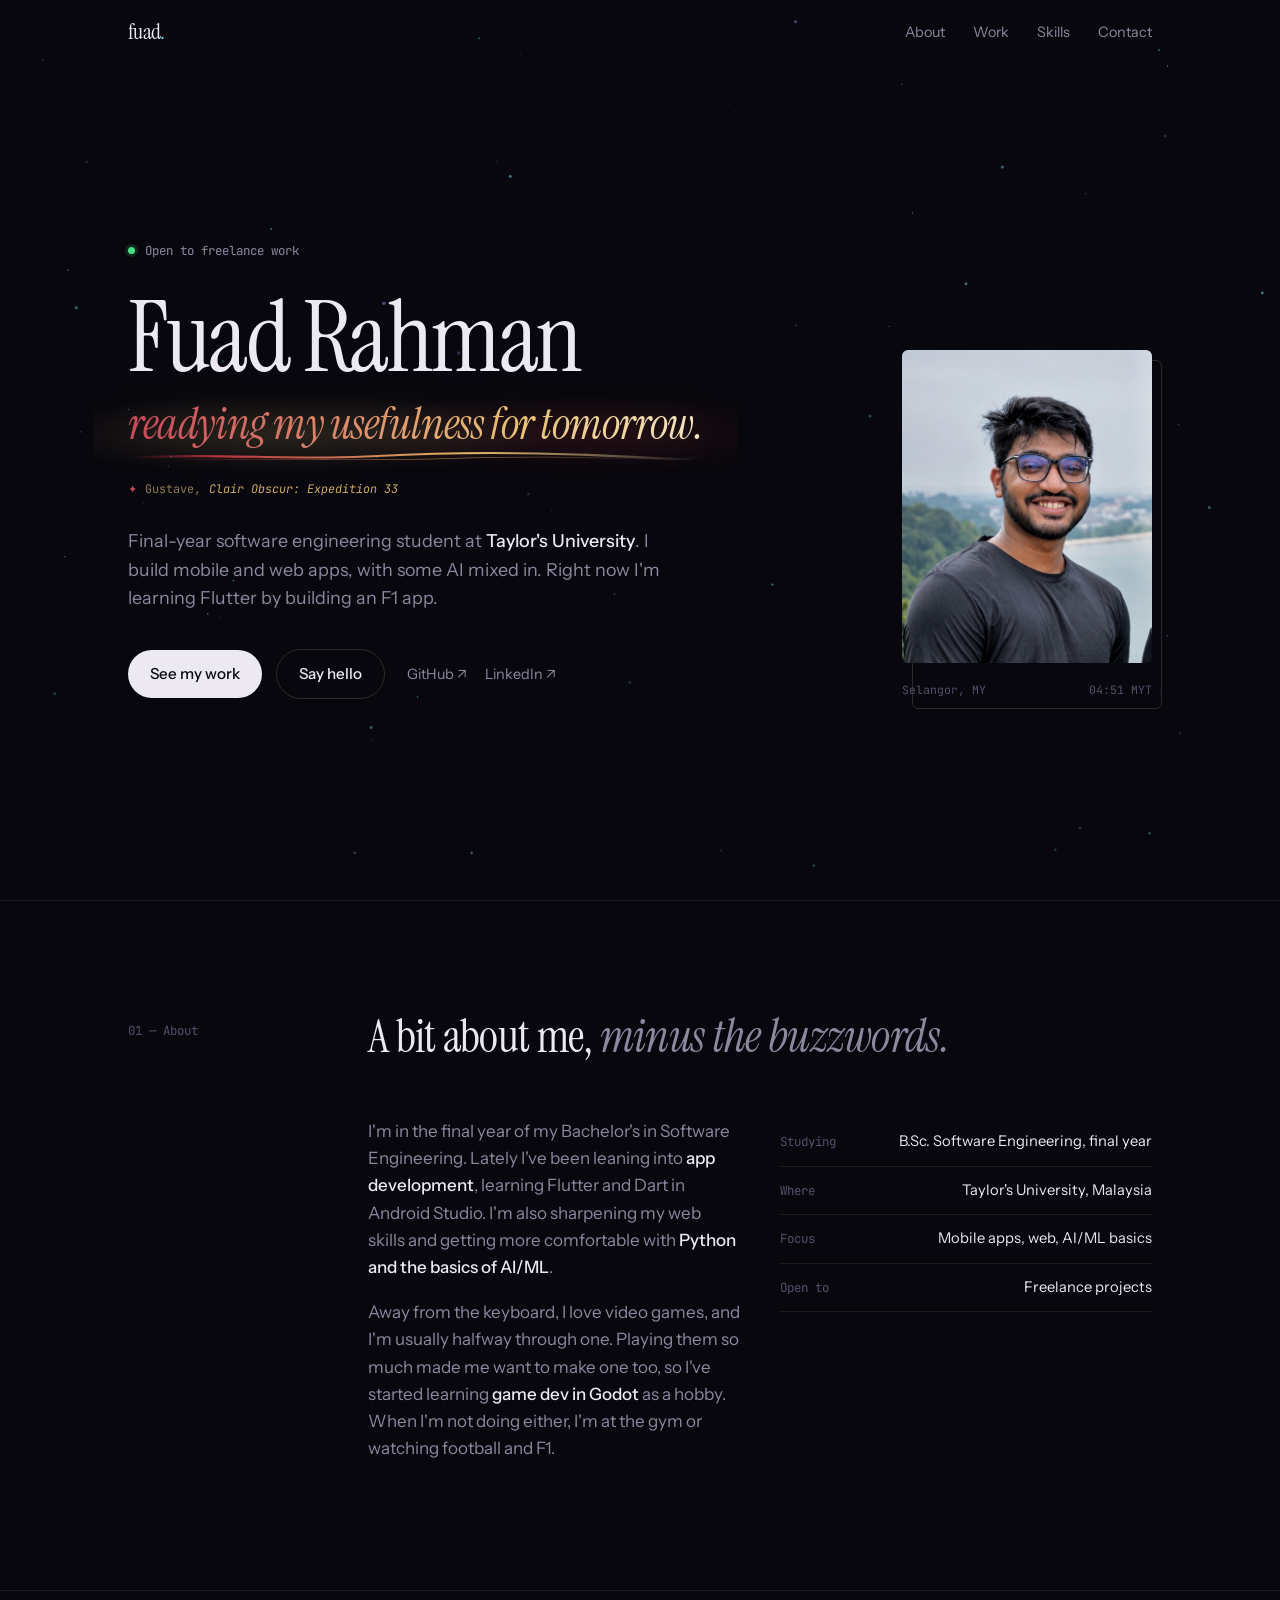
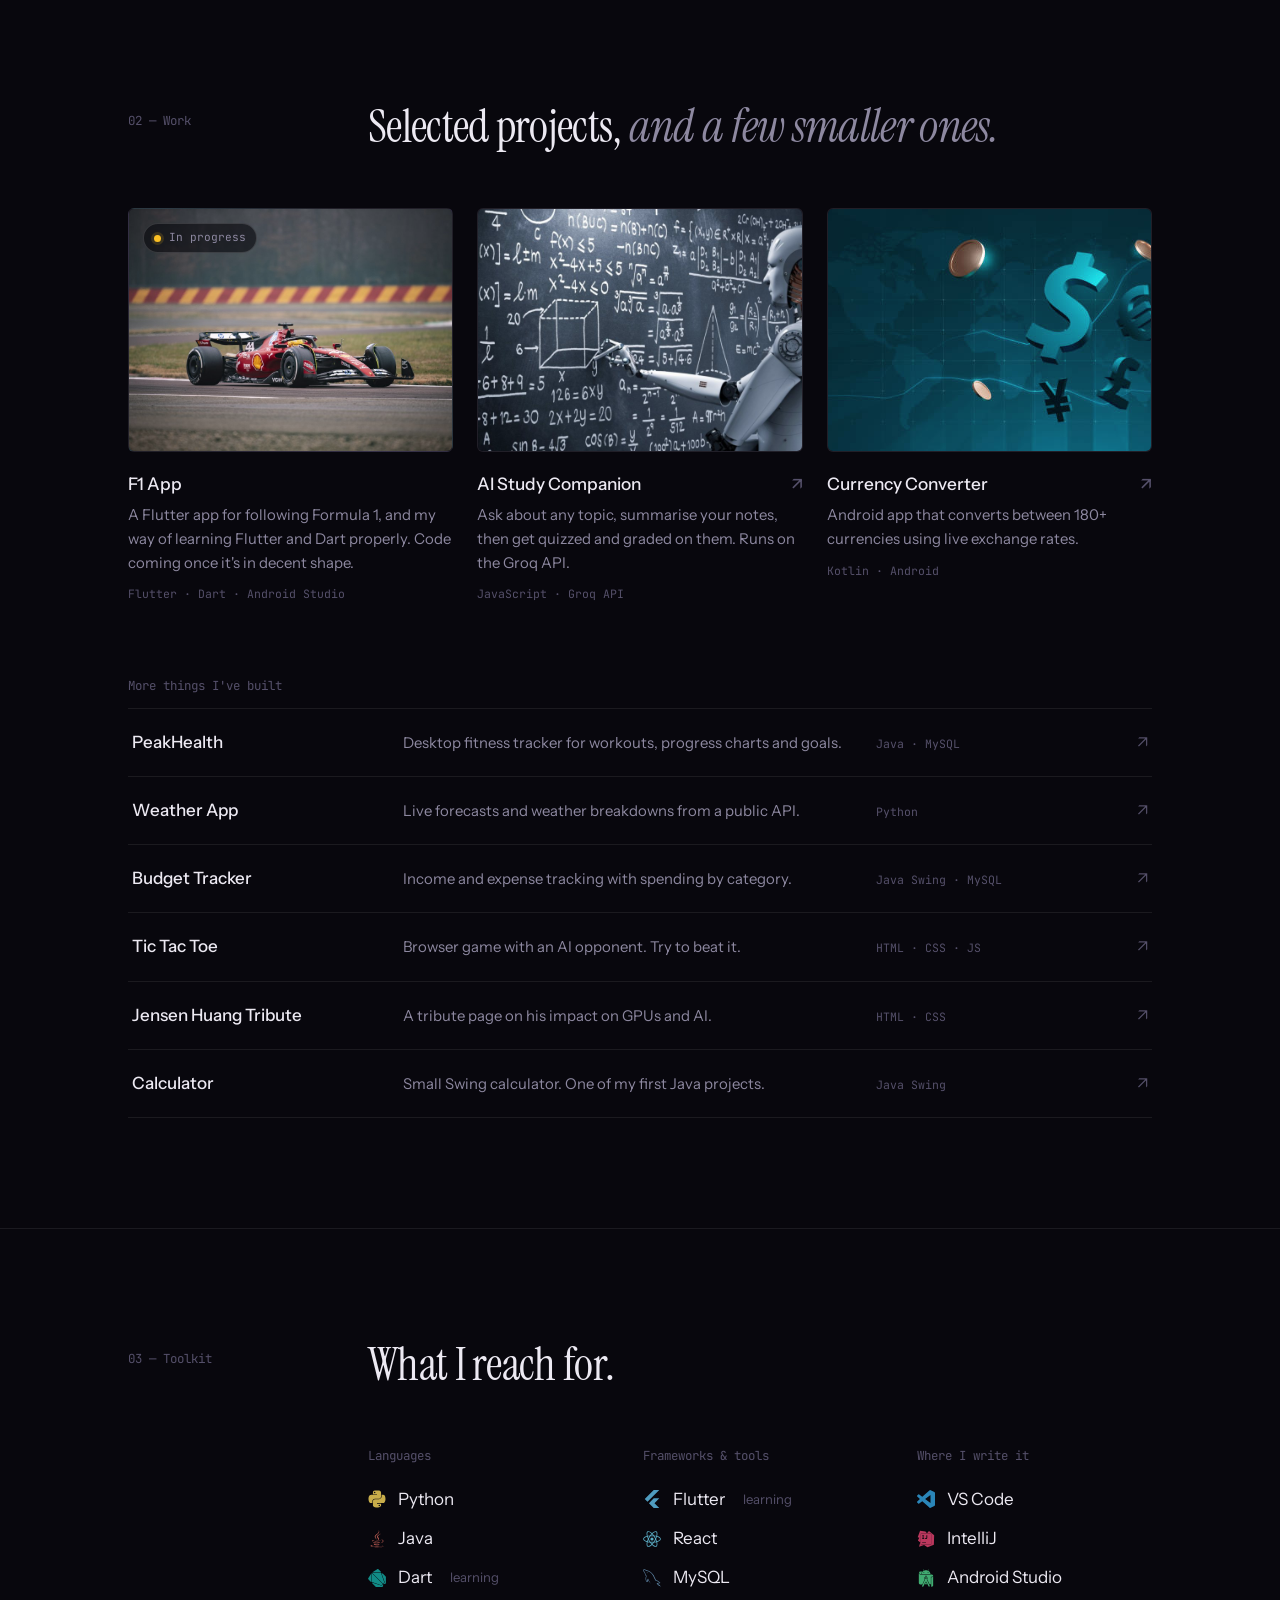
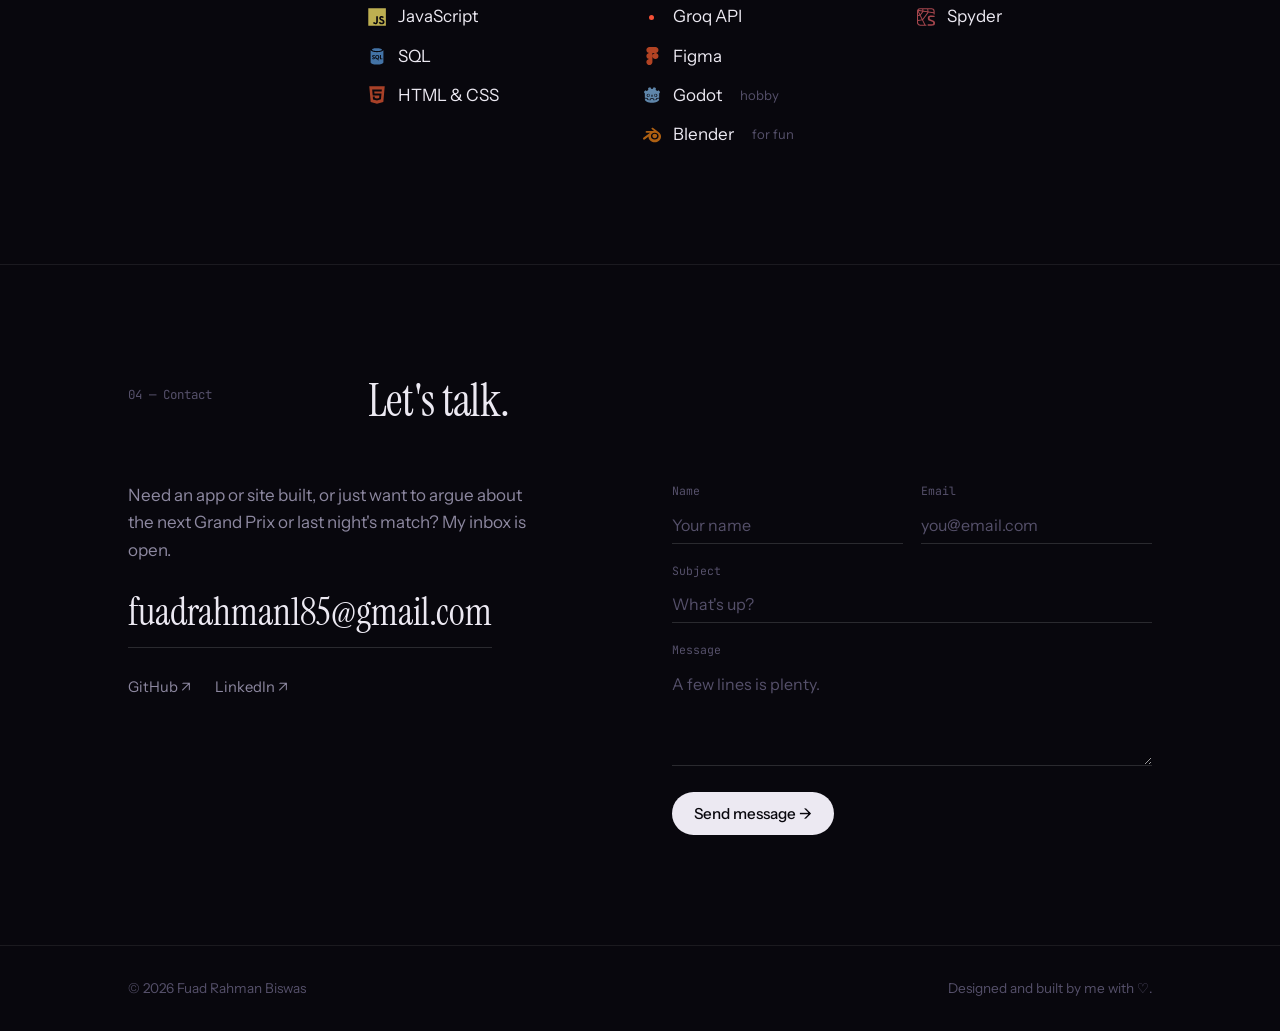
<file: index.html>
<!DOCTYPE html>
<html lang="en">
<head>
<meta charset="UTF-8">
<meta name="viewport" content="width=device-width, initial-scale=1.0">
<title>Fuad Rahman — Software Engineer</title>
<meta name="description" content="Fuad Rahman, final-year software engineering student at Taylor's University. Mobile and web apps, with some AI mixed in.">
<link rel="preconnect" href="https://fonts.googleapis.com">
<link rel="preconnect" href="https://fonts.gstatic.com" crossorigin>
<link href="https://fonts.googleapis.com/css2?family=Instrument+Serif:ital@0;1&family=Instrument+Sans:wght@400;500;600&family=JetBrains+Mono:wght@400;500&display=swap" rel="stylesheet">
<style>
:root{
  --bg:#08070d;
  --bg-2:#0e0c16;
  --line:rgba(255,255,255,0.08);
  --line-2:rgba(255,255,255,0.14);
  --text:#ece9f2;
  --muted:#8d88a0;
  --faint:#55506a;
  --accent:#6ee7f2;
  --accent-2:#a78bfa;
  --serif:'Instrument Serif',Georgia,serif;
  --sans:'Instrument Sans',system-ui,sans-serif;
  --mono:'JetBrains Mono',ui-monospace,monospace;
}
*,*::before,*::after{margin:0;padding:0;box-sizing:border-box}
html{scroll-behavior:smooth}
body{background:var(--bg);color:var(--text);font-family:var(--sans);font-size:17px;line-height:1.6;-webkit-font-smoothing:antialiased;overflow-x:hidden}
a{color:inherit}
::selection{background:var(--accent);color:var(--bg)}

#field{position:fixed;inset:0;width:100%;height:100%;z-index:0;pointer-events:none}
.wrap{max-width:1080px;margin:0 auto;padding:0 28px;position:relative;z-index:1}

/* nav */
nav{position:fixed;top:0;left:0;right:0;z-index:20;transition:background .3s,border-color .3s;border-bottom:1px solid transparent}
nav.solid{background:rgba(8,7,13,0.82);backdrop-filter:blur(12px);-webkit-backdrop-filter:blur(12px);border-color:var(--line)}
.nav-in{display:flex;justify-content:space-between;align-items:center;height:64px}
.logo{font-family:var(--serif);font-size:1.35rem;text-decoration:none;letter-spacing:-.01em}
.logo i{color:var(--accent)}
.nav-links{display:flex;gap:28px;list-style:none}
.nav-links a{text-decoration:none;font-size:.9rem;color:var(--muted);transition:color .2s}
.nav-links a:hover,.nav-links a.on{color:var(--text)}

/* hero */
.hero{min-height:100vh;display:flex;align-items:center;padding:120px 0 80px}
.hero-grid{display:grid;grid-template-columns:1fr auto;gap:64px;align-items:end;width:100%}
.eyebrow{font-family:var(--mono);font-size:.78rem;color:var(--muted);display:flex;align-items:center;gap:10px;margin-bottom:28px}
.dot{width:7px;height:7px;border-radius:50%;background:#4ade80;box-shadow:0 0 0 3px rgba(74,222,128,.15)}
h1{font-family:var(--serif);font-weight:400;font-size:clamp(3rem,8vw,6.2rem);line-height:.98;letter-spacing:-.025em;margin-bottom:16px}
/* Expedition 33 line */
.e33{position:relative;display:block;width:fit-content;max-width:100%;font-size:.44em;margin-top:14px;padding-bottom:14px}
.e33 em{position:relative;z-index:2;display:block;font-style:italic;line-height:1.15;letter-spacing:-.01em;
  background:linear-gradient(100deg,#c9475a 0%,#e8c478 28%,#f6ead0 42%,#e8c478 56%,#b8323f 80%,#e8c478 100%);
  background-size:250% 100%;-webkit-background-clip:text;background-clip:text;color:transparent;-webkit-text-fill-color:transparent;
  animation:e33sheen 9s ease-in-out infinite;filter:drop-shadow(0 0 18px rgba(232,196,120,.18))}
@keyframes e33sheen{0%,100%{background-position:0% 50%}50%{background-position:100% 50%}}
.e33-glow{position:absolute;z-index:0;left:-6%;right:-6%;top:-40%;bottom:-30%;pointer-events:none;
  background:radial-gradient(42% 38% at 30% 55%,rgba(232,196,120,.13),transparent 100%),radial-gradient(38% 38% at 76% 55%,rgba(158,34,54,.16),transparent 100%)}
.e33-stroke{position:absolute;z-index:1;left:0;bottom:0;width:100%;height:16px;overflow:visible}
.e33-stroke path{stroke-dasharray:700;stroke-dashoffset:700;animation:e33draw 1.8s .5s cubic-bezier(.6,.1,.2,1) forwards}
.e33-stroke path+path{animation-delay:.9s}
@keyframes e33draw{to{stroke-dashoffset:0}}
.e33-petals{position:absolute;z-index:3;inset:-60% -4% -20% -4%;pointer-events:none;overflow:visible}
.e33-petals i{position:absolute;top:0;width:8px;height:11px;border-radius:80% 0 80% 0;background:linear-gradient(135deg,#f3e2b8,#d9a85a);opacity:0;animation:e33fall linear infinite}
.e33-petals i.r{background:linear-gradient(135deg,#e07080,#9e2236)}
@keyframes e33fall{0%{opacity:0;transform:translate(0,0) rotate(0)}12%{opacity:.85}85%{opacity:.6}100%{opacity:0;transform:translate(var(--dx),var(--dy)) rotate(var(--r))}}
.h1-credit{font-family:var(--mono);font-size:.74rem;color:#8f7a5a;margin-bottom:28px;display:flex;align-items:center;gap:8px}
.h1-credit i{color:#c9a868}
.e33-mark{color:#c9475a;font-size:.7rem}
@media (prefers-reduced-motion:reduce){
  .e33 em{animation:none}
  .e33-stroke path{animation:none;stroke-dashoffset:0}
  .e33-petals{display:none}
}
.lede{max-width:540px;color:var(--muted);font-size:1.12rem;margin-bottom:36px}
.lede strong{color:var(--text);font-weight:500}
.actions{display:flex;gap:14px;flex-wrap:wrap;align-items:center}
.btn{display:inline-flex;align-items:center;gap:8px;padding:12px 22px;border-radius:999px;font-size:.95rem;font-weight:500;text-decoration:none;transition:transform .2s,background .2s,border-color .2s}
.btn-main{background:var(--text);color:var(--bg)}
.btn-main:hover{background:var(--accent);transform:translateY(-1px)}
.btn-ghost{border:1px solid var(--line-2);color:var(--text)}
.btn-ghost:hover{border-color:var(--text)}
.socials{display:flex;gap:18px;margin-left:8px}
.socials a{color:var(--muted);text-decoration:none;font-size:.9rem;transition:color .2s}
.socials a:hover{color:var(--text)}

.portrait{width:250px;position:relative}
.portrait img{width:100%;aspect-ratio:4/5;object-fit:cover;border-radius:6px;display:block;filter:grayscale(.15) contrast(1.05)}
.portrait::after{content:'';position:absolute;inset:10px -10px -10px 10px;border:1px solid var(--line-2);border-radius:6px;z-index:-1}
.portrait figcaption{font-family:var(--mono);font-size:.72rem;color:var(--faint);margin-top:18px;display:flex;justify-content:space-between}

/* sections */
section{padding:110px 0;border-top:1px solid var(--line)}
.sec-head{display:grid;grid-template-columns:200px 1fr;gap:40px;margin-bottom:56px}
.num{font-family:var(--mono);font-size:.78rem;color:var(--faint);padding-top:10px}
h2{font-family:var(--serif);font-weight:400;font-size:clamp(2rem,4vw,2.9rem);line-height:1.1;letter-spacing:-.015em}
h2 em{font-style:italic;color:var(--muted)}

/* about */
.about-body{display:grid;grid-template-columns:200px 1fr;gap:40px}
.about-cols{display:grid;grid-template-columns:1fr 1fr;gap:40px}
.about-cols p{color:var(--muted);margin-bottom:18px}
.about-cols p strong{color:var(--text);font-weight:500}
.facts{list-style:none;font-size:.92rem}
.facts li{display:flex;justify-content:space-between;gap:16px;padding:12px 0;border-bottom:1px solid var(--line)}
.facts li span:first-child{color:var(--faint);font-family:var(--mono);font-size:.78rem;padding-top:2px}

/* work */
.featured{display:grid;grid-template-columns:repeat(3,1fr);gap:24px;margin-bottom:72px}
.feat{text-decoration:none;display:block;group:x}
.feat-img{aspect-ratio:4/3;overflow:hidden;border-radius:6px;background:var(--bg-2);margin-bottom:18px;border:1px solid var(--line)}
.feat-img img{width:100%;height:100%;object-fit:cover;display:block;transition:transform .6s cubic-bezier(.2,.7,.2,1),filter .4s;filter:saturate(.85)}
.feat:hover .feat-img img{transform:scale(1.04);filter:saturate(1)}
.feat-img.wip{position:relative;display:flex;align-items:center;justify-content:center;background:radial-gradient(120% 90% at 80% 10%,rgba(167,139,250,.18),transparent 60%),radial-gradient(90% 80% at 10% 100%,rgba(110,231,242,.14),transparent 60%),var(--bg-2)}
.wip-mark{font-family:var(--serif);font-style:italic;font-size:5.5rem;color:var(--text);opacity:.85;letter-spacing:-.03em}
.wip-tag{position:absolute;top:14px;left:14px;display:flex;align-items:center;gap:8px;font-family:var(--mono);font-size:.7rem;color:var(--muted);padding:5px 10px;border:1px solid var(--line-2);border-radius:999px;background:rgba(8,7,13,.6)}
.wip-tag .dot{background:#fbbf24;box-shadow:0 0 0 3px rgba(251,191,36,.15)}
.feat h3{font-size:1.08rem;font-weight:500;margin-bottom:6px;display:flex;justify-content:space-between;align-items:baseline;gap:12px}
.feat h3 .arrow{color:var(--faint);transition:transform .2s,color .2s}
.feat:hover h3 .arrow{transform:translate(3px,-3px);color:var(--accent)}
.feat p{color:var(--muted);font-size:.93rem;margin-bottom:10px}
.stack{font-family:var(--mono);font-size:.72rem;color:var(--faint)}

.list-label{font-family:var(--mono);font-size:.78rem;color:var(--faint);margin-bottom:12px}
.rows{list-style:none;border-top:1px solid var(--line)}
.rows a{display:grid;grid-template-columns:1.1fr 2fr 1fr 24px;gap:24px;align-items:baseline;padding:20px 4px;border-bottom:1px solid var(--line);text-decoration:none;transition:background .2s,padding .25s}
.rows a:hover{background:rgba(255,255,255,0.025);padding-left:12px}
.rows .t{font-weight:500}
.rows .d{color:var(--muted);font-size:.93rem}
.rows .s{font-family:var(--mono);font-size:.72rem;color:var(--faint)}
.rows .ar{color:var(--faint);text-align:right;transition:color .2s}
.rows a:hover .ar{color:var(--accent)}

/* skills */
.skills{display:grid;grid-template-columns:200px 1fr;gap:40px}
.skill-groups{display:grid;grid-template-columns:repeat(3,1fr);gap:40px}
.skill-groups h4{font-family:var(--mono);font-weight:400;font-size:.78rem;color:var(--faint);margin-bottom:14px}
.skill-groups ul{list-style:none}
.skill-groups li{padding:6px 0;color:var(--text);display:flex;align-items:center;gap:12px}
.skill-groups li i.no-ico{width:18px;flex-shrink:0}
.skill-groups li i.no-ico::before{content:'';display:block;width:5px;height:5px;margin:0 auto;border-radius:50%;background:#F55036}
.quote{grid-column:1/-1;margin-top:24px;padding:28px 0 0 28px;border-left:1px solid var(--accent);border-top:none}
.quote blockquote{font-family:var(--serif);font-style:italic;font-size:clamp(1.4rem,2.6vw,1.9rem);line-height:1.3;color:var(--text);max-width:720px;margin-bottom:12px}
.quote figcaption{font-family:var(--mono);font-size:.74rem;color:var(--faint)}
.skill-groups li small{color:var(--faint);font-size:.82rem;margin-left:6px}

.ic{display:inline-block;width:18px;height:18px;flex-shrink:0;background:var(--c,var(--muted));opacity:.8;filter:saturate(.85);-webkit-mask:var(--m) center/contain no-repeat;mask:var(--m) center/contain no-repeat;transition:opacity .2s,filter .2s,transform .2s}
.skill-groups li:hover .ic{opacity:1;filter:none;transform:scale(1.1)}
.ic-python{--c:#FFD845;--m:url("data:image/svg+xml,%3Csvg xmlns=%22http://www.w3.org/2000/svg%22 viewBox=%220 0 128 128%22%3E%3Cpath fill=%22%23FFD845%22 d=%22M49.33 62h29.159C86.606 62 93 55.132 93 46.981V19.183c0-7.912-6.632-13.856-14.555-15.176-5.014-.835-10.195-1.215-15.187-1.191-4.99.023-9.612.448-13.805 1.191C37.098 6.188 35 10.758 35 19.183V30h29v4H23.776c-8.484 0-15.914 5.108-18.237 14.811-2.681 11.12-2.8 17.919 0 29.53C7.614 86.983 12.569 93 21.054 93H31V79.952C31 70.315 39.428 62 49.33 62zm-1.838-39.11c-3.026 0-5.478-2.479-5.478-5.545 0-3.079 2.451-5.581 5.478-5.581 3.015 0 5.479 2.502 5.479 5.581-.001 3.066-2.465 5.545-5.479 5.545zm74.789 25.921C120.183 40.363 116.178 34 107.682 34H97v12.981C97 57.031 88.206 65 78.489 65H49.33C41.342 65 35 72.326 35 80.326v27.8c0 7.91 6.745 12.564 14.462 14.834 9.242 2.717 17.994 3.208 29.051 0C85.862 120.831 93 116.549 93 108.126V97H64v-4h43.682c8.484 0 11.647-5.776 14.599-14.66 3.047-9.145 2.916-17.799 0-29.529zm-41.955 55.606c3.027 0 5.479 2.479 5.479 5.547 0 3.076-2.451 5.579-5.479 5.579-3.015 0-5.478-2.502-5.478-5.579 0-3.068 2.463-5.547 5.478-5.547z%22/%3E%3C/svg%3E")}
.ic-java{--c:#F26B5B;--m:url("data:image/svg+xml,%3Csvg xmlns=%22http://www.w3.org/2000/svg%22 viewBox=%220 0 128 128%22%3E%3Cpath fill=%22%23EA2D2E%22 d=%22M47.617 98.12c-19.192 5.362 11.677 16.439 36.115 5.969-4.003-1.556-6.874-3.351-6.874-3.351-10.897 2.06-15.952 2.222-25.844 1.092-8.164-.935-3.397-3.71-3.397-3.71zm33.189-10.46c-14.444 2.779-22.787 2.69-33.354 1.6-8.171-.845-2.822-4.805-2.822-4.805-21.137 7.016 11.767 14.977 41.309 6.336-3.14-1.106-5.133-3.131-5.133-3.131zm11.319-60.575c.001 0-42.731 10.669-22.323 34.187 6.024 6.935-1.58 13.17-1.58 13.17s15.289-7.891 8.269-17.777c-6.559-9.215-11.587-13.793 15.634-29.58zm9.998 81.144s3.529 2.91-3.888 5.159c-14.102 4.272-58.706 5.56-71.095.171-4.45-1.938 3.899-4.625 6.526-5.192 2.739-.593 4.303-.485 4.303-.485-4.952-3.487-32.013 6.85-13.742 9.815 49.821 8.076 90.817-3.637 77.896-9.468zM85 77.896c2.395-1.634 5.703-3.053 5.703-3.053s-9.424 1.685-18.813 2.474c-11.494.964-23.823 1.154-30.012.326-14.652-1.959 8.033-7.348 8.033-7.348s-8.812-.596-19.644 4.644C17.455 81.134 61.958 83.958 85 77.896zm5.609 15.145c-.108.29-.468.616-.468.616 31.273-8.221 19.775-28.979 4.822-23.725-1.312.464-2 1.543-2 1.543s.829-.334 2.678-.72c7.559-1.575 18.389 10.119-5.032 22.286zM64.181 70.069c-4.614-10.429-20.26-19.553.007-35.559C89.459 14.563 76.492 1.587 76.492 1.587c5.23 20.608-18.451 26.833-26.999 39.667-5.821 8.745 2.857 18.142 14.688 28.815zm27.274 51.748c-19.187 3.612-42.854 3.191-56.887.874 0 0 2.874 2.38 17.646 3.331 22.476 1.437 57-.8 57.816-11.436.001 0-1.57 4.032-18.575 7.231z%22/%3E%3C/svg%3E")}
.ic-dart{--c:#00B4AB;--m:url("data:image/svg+xml,%3Csvg xmlns=%22http://www.w3.org/2000/svg%22 viewBox=%220 0 128 128%22%3E%3Cg fill=%22%2300A8E1%22%3E%3Cpath d=%22M86.6 25l3 .1c1.1.1 2.2.3 3.4.5l-2.5-7.4L75.7 3.5c-3.4-3.4-8-4.4-10.4-2.3L29.2 25.1l57.4-.1zm6.1 3.6c-1.2-.2-2.3-.4-3.3-.5l-2.9-.1-56 .1 78.6 78.6 6.1-13.8-22.5-64.3zM28.9 92.2l64.3 22.7 13.8-6.1-78.6-78.6v56.1l.1 2.7c0 .9.1 2 .4 3.2z%22/%3E%3Cpath d=%22M106.9 34.3c-2.6-2.6-7-5.1-11.3-6.5L118.4 93l-6.9 15.7 15.8-5.2V54.8l-20.4-20.5zm-13.5 83.8l-65-22.9c1.4 4.3 3.8 8.7 6.5 11.4l21.3 21.2 47.6.1 5.3-16.7-15.7 6.9zm-67.9-29l-.1-2.7V28.9L1.7 65.1C-.4 67.3.7 72 4 75.5l14.7 14.8 7.3 2.6c-.3-1.3-.5-2.5-.5-3.8z%22/%3E%3C/g%3E%3C/svg%3E")}
.ic-javascript{--c:#F0DB4F;--m:url("data:image/svg+xml,%3Csvg xmlns=%22http://www.w3.org/2000/svg%22 viewBox=%220 0 128 128%22%3E%3Cpath fill=%22%23F0DB4F%22 d=%22M2 1v125h125V1H2zm66.119 106.513c-1.845 3.749-5.367 6.212-9.448 7.401-6.271 1.44-12.269.619-16.731-2.059-2.986-1.832-5.318-4.652-6.901-7.901l9.52-5.83c.083.035.333.487.667 1.071 1.214 2.034 2.261 3.474 4.319 4.485 2.022.69 6.461 1.131 8.175-2.427 1.047-1.81.714-7.628.714-14.065C58.433 78.073 58.48 68 58.48 58h11.709c0 11 .06 21.418 0 32.152.025 6.58.596 12.446-2.07 17.361zm48.574-3.308c-4.07 13.922-26.762 14.374-35.83 5.176-1.916-2.165-3.117-3.296-4.26-5.795 4.819-2.772 4.819-2.772 9.508-5.485 2.547 3.915 4.902 6.068 9.139 6.949 5.748.702 11.531-1.273 10.234-7.378-1.333-4.986-11.77-6.199-18.873-11.531-7.211-4.843-8.901-16.611-2.975-23.335 1.975-2.487 5.343-4.343 8.877-5.235l3.688-.477c7.081-.143 11.507 1.727 14.756 5.355.904.916 1.642 1.904 3.022 4.045-3.772 2.404-3.76 2.381-9.163 5.879-1.154-2.486-3.069-4.046-5.093-4.724-3.142-.952-7.104.083-7.926 3.403-.285 1.023-.226 1.975.227 3.665 1.273 2.903 5.545 4.165 9.377 5.926 11.031 4.474 14.756 9.271 15.672 14.981.882 4.916-.213 8.105-.38 8.581z%22/%3E%3C/svg%3E")}
.ic-sql{--c:#4A90D9;--m:url("data:image/svg+xml,%3Csvg xmlns=%22http://www.w3.org/2000/svg%22 viewBox=%220 0 128 128%22%3E %3Cpath fill=%22%23005ba1%22 d=%22M64 8.25c-3.465.008-6.93.164-10.383.477a99.14 99.14 0 0 0-6.27.773c-1.874.305-3.738.68-5.585 1.125-1.602.39-3.188.86-4.75 1.398-.676.25-1.348.52-2.012.813-.871.383-1.715.824-2.531 1.316-.242.145-.477.301-.711.461a8.93 8.93 0 0 0-2.035 1.969 4.713 4.713 0 0 0-.532 1.047 3.53 3.53 0 0 0-.148 1.535c.047.32.133.629.262.926.14.312.316.61.527.879.36.472.77.902 1.223 1.281a12.48 12.48 0 0 0 2.418 1.602 23.158 23.158 0 0 0 3.218 1.421c-.117.036-.234.075-.355.114a81.115 81.115 0 0 0 6.758 1.847c2.281.524 4.586.946 6.906 1.266 2.316.324 4.648.547 6.988.668a78.84 78.84 0 0 0 7.012.05c2.273.063 4.55.028 6.82-.105a80.66 80.66 0 0 0 6.778-.71c.468-.06.922-.13 1.37-.192.61-.09 1.216-.184 1.821-.285a57.39 57.39 0 0 0 3.89-.746 55.06 55.06 0 0 0 6.63-1.899c.89-.34 1.77-.715 2.629-1.133a19.913 19.913 0 0 0 2.148-1.242 11.382 11.382 0 0 0 1.578-1.324c.39-.418.727-.89.988-1.402.211-.461.325-.961.336-1.47a3.26 3.26 0 0 0-.406-1.585 4.68 4.68 0 0 0-.71-1.027 9.27 9.27 0 0 0-1.024-.973 10.43 10.43 0 0 0-.614-.484 14.733 14.733 0 0 0-1.484-.903 22.605 22.605 0 0 0-3.77-1.683 53.427 53.427 0 0 0-7.453-2.016 78.118 78.118 0 0 0-5.93-.973 97.165 97.165 0 0 0-6.558-.609c-2.344-.145-4.691-.21-7.039-.207ZM18.418 20.055v87.89c0 9.032 20.055 16.356 44.941 16.5H64c25.172 0 45.582-7.113 45.582-16.5v-87.89c0 9.172-20.41 16.496-45.582 16.496s-45.582-7.11-45.582-16.496Zm22.117 36.48c2.422-.097 4.836.29 7.11 1.137v6.113a11.533 11.533 0 0 0-7.11-2.062 4.847 4.847 0 0 0-2.988.855 2.418 2.418 0 0 0-1.067 2.133 3.13 3.13 0 0 0 .852 2.277 13.064 13.064 0 0 0 3.629 2.203 17.225 17.225 0 0 1 5.902 4.055 7.458 7.458 0 0 1 1.778 4.977 7.681 7.681 0 0 1-2.348 6.468 13.364 13.364 0 0 1-8.39 2.348 15.411 15.411 0 0 1-7.61-1.707v-6.613a11.801 11.801 0 0 0 7.75 2.988 5.786 5.786 0 0 0 3.203-.781 2.712 2.712 0 0 0 1.137-2.207 2.982 2.982 0 0 0-1.067-2.274 20.558 20.558 0 0 0-4.41-2.562c-4.836-2.133-7.11-4.977-7.11-8.602a7.68 7.68 0 0 1 2.985-6.332 11.67 11.67 0 0 1 7.754-2.414Zm25.598.281a14.228 14.228 0 0 1 7.113 1.852A12.87 12.87 0 0 1 78.223 64a16.509 16.509 0 0 1 2.347 7.54 16.634 16.634 0 0 1-2.347 8.956 12.736 12.736 0 0 1-7.114 5.406l8.75 7.82h-8.605l-6.117-7.109a14.679 14.679 0 0 1-7.11-2.133 12.526 12.526 0 0 1-4.906-5.261 16.06 16.06 0 0 1-1.707-7.114A17.48 17.48 0 0 1 53.262 64a13.217 13.217 0 0 1 5.191-5.262 15.015 15.015 0 0 1 7.68-1.922Zm19.199.075h6.402v24.175h11.094v5.192H85.332Zm-19.484 4.906a7.104 7.104 0 0 0-5.547 2.629 10.903 10.903 0 0 0-2.063 7.113 10.842 10.842 0 0 0 2.063 7.11 6.538 6.538 0 0 0 5.406 2.558 6.673 6.673 0 0 0 5.402-2.488 10.355 10.355 0 0 0 1.993-7.18c.156-2.52-.52-5.016-1.918-7.113a6.181 6.181 0 0 0-5.336-2.63Zm0 0%22/%3E %3C/svg%3E")}
.ic-html5{--c:#E44D26;--m:url("data:image/svg+xml,%3Csvg xmlns=%22http://www.w3.org/2000/svg%22 viewBox=%220 0 128 128%22%3E%3Cpath fill=%22%23E44D26%22 d=%22M9.032 2l10.005 112.093 44.896 12.401 45.02-12.387L118.968 2H9.032zm89.126 26.539l-.627 7.172L97.255 39H44.59l1.257 14h50.156l-.336 3.471-3.233 36.119-.238 2.27L64 102.609v.002l-.034.018-28.177-7.423L33.876 74h13.815l.979 10.919L63.957 89H64v-.546l15.355-3.875L80.959 67H33.261l-3.383-38.117L29.549 25h68.939l-.33 3.539z%22/%3E%3C/svg%3E")}
.ic-flutter{--c:#54C5F8;--m:url("data:image/svg+xml,%3Csvg xmlns=%22http://www.w3.org/2000/svg%22 viewBox=%220 0 128 128%22%3E%3Cpath fill=%22%233FB6D3%22 d=%22M12.3 64.2L76.3 0h39.4L32.1 83.6zM76.3 128h39.4L81.6 93.9l34.1-34.8H76.3L42.2 93.5z%22/%3E%3C/svg%3E")}
.ic-react{--c:#61DAFB;--m:url("data:image/svg+xml,%3Csvg xmlns=%22http://www.w3.org/2000/svg%22 viewBox=%220 0 128 128%22%3E%3Cg fill=%22%2361DAFB%22%3E%3Ccircle cx=%2264%22 cy=%2264%22 r=%2211.4%22/%3E%3Cpath d=%22M107.3 45.2c-2.2-.8-4.5-1.6-6.9-2.3.6-2.4 1.1-4.8 1.5-7.1 2.1-13.2-.2-22.5-6.6-26.1-1.9-1.1-4-1.6-6.4-1.6-7 0-15.9 5.2-24.9 13.9-9-8.7-17.9-13.9-24.9-13.9-2.4 0-4.5.5-6.4 1.6-6.4 3.7-8.7 13-6.6 26.1.4 2.3.9 4.7 1.5 7.1-2.4.7-4.7 1.4-6.9 2.3C8.2 50 1.4 56.6 1.4 64s6.9 14 19.3 18.8c2.2.8 4.5 1.6 6.9 2.3-.6 2.4-1.1 4.8-1.5 7.1-2.1 13.2.2 22.5 6.6 26.1 1.9 1.1 4 1.6 6.4 1.6 7.1 0 16-5.2 24.9-13.9 9 8.7 17.9 13.9 24.9 13.9 2.4 0 4.5-.5 6.4-1.6 6.4-3.7 8.7-13 6.6-26.1-.4-2.3-.9-4.7-1.5-7.1 2.4-.7 4.7-1.4 6.9-2.3 12.5-4.8 19.3-11.4 19.3-18.8s-6.8-14-19.3-18.8zM92.5 14.7c4.1 2.4 5.5 9.8 3.8 20.3-.3 2.1-.8 4.3-1.4 6.6-5.2-1.2-10.7-2-16.5-2.5-3.4-4.8-6.9-9.1-10.4-13 7.4-7.3 14.9-12.3 21-12.3 1.3 0 2.5.3 3.5.9zM81.3 74c-1.8 3.2-3.9 6.4-6.1 9.6-3.7.3-7.4.4-11.2.4-3.9 0-7.6-.1-11.2-.4-2.2-3.2-4.2-6.4-6-9.6-1.9-3.3-3.7-6.7-5.3-10 1.6-3.3 3.4-6.7 5.3-10 1.8-3.2 3.9-6.4 6.1-9.6 3.7-.3 7.4-.4 11.2-.4 3.9 0 7.6.1 11.2.4 2.2 3.2 4.2 6.4 6 9.6 1.9 3.3 3.7 6.7 5.3 10-1.7 3.3-3.4 6.6-5.3 10zm8.3-3.3c1.5 3.5 2.7 6.9 3.8 10.3-3.4.8-7 1.4-10.8 1.9 1.2-1.9 2.5-3.9 3.6-6 1.2-2.1 2.3-4.2 3.4-6.2zM64 97.8c-2.4-2.6-4.7-5.4-6.9-8.3 2.3.1 4.6.2 6.9.2 2.3 0 4.6-.1 6.9-.2-2.2 2.9-4.5 5.7-6.9 8.3zm-18.6-15c-3.8-.5-7.4-1.1-10.8-1.9 1.1-3.3 2.3-6.8 3.8-10.3 1.1 2 2.2 4.1 3.4 6.1 1.2 2.2 2.4 4.1 3.6 6.1zm-7-25.5c-1.5-3.5-2.7-6.9-3.8-10.3 3.4-.8 7-1.4 10.8-1.9-1.2 1.9-2.5 3.9-3.6 6-1.2 2.1-2.3 4.2-3.4 6.2zM64 30.2c2.4 2.6 4.7 5.4 6.9 8.3-2.3-.1-4.6-.2-6.9-.2-2.3 0-4.6.1-6.9.2 2.2-2.9 4.5-5.7 6.9-8.3zm22.2 21l-3.6-6c3.8.5 7.4 1.1 10.8 1.9-1.1 3.3-2.3 6.8-3.8 10.3-1.1-2.1-2.2-4.2-3.4-6.2zM31.7 35c-1.7-10.5-.3-17.9 3.8-20.3 1-.6 2.2-.9 3.5-.9 6 0 13.5 4.9 21 12.3-3.5 3.8-7 8.2-10.4 13-5.8.5-11.3 1.4-16.5 2.5-.6-2.3-1-4.5-1.4-6.6zM7 64c0-4.7 5.7-9.7 15.7-13.4 2-.8 4.2-1.5 6.4-2.1 1.6 5 3.6 10.3 6 15.6-2.4 5.3-4.5 10.5-6 15.5C15.3 75.6 7 69.6 7 64zm28.5 49.3c-4.1-2.4-5.5-9.8-3.8-20.3.3-2.1.8-4.3 1.4-6.6 5.2 1.2 10.7 2 16.5 2.5 3.4 4.8 6.9 9.1 10.4 13-7.4 7.3-14.9 12.3-21 12.3-1.3 0-2.5-.3-3.5-.9zM96.3 93c1.7 10.5.3 17.9-3.8 20.3-1 .6-2.2.9-3.5.9-6 0-13.5-4.9-21-12.3 3.5-3.8 7-8.2 10.4-13 5.8-.5 11.3-1.4 16.5-2.5.6 2.3 1 4.5 1.4 6.6zm9-15.6c-2 .8-4.2 1.5-6.4 2.1-1.6-5-3.6-10.3-6-15.6 2.4-5.3 4.5-10.5 6-15.5 13.8 4 22.1 10 22.1 15.6 0 4.7-5.8 9.7-15.7 13.4z%22/%3E%3C/g%3E%3C/svg%3E")}
.ic-mysql{--c:#6FA8D6;--m:url("data:image/svg+xml,%3Csvg xmlns=%22http://www.w3.org/2000/svg%22 viewBox=%220 0 128 128%22%3E%3Cpath fill=%22%2300618A%22 d=%22M117.688 98.242c-6.973-.191-12.297.461-16.852 2.379-1.293.547-3.355.559-3.566 2.18.711.746.82 1.859 1.387 2.777 1.086 1.754 2.922 4.113 4.559 5.352 1.789 1.348 3.633 2.793 5.551 3.961 3.414 2.082 7.223 3.27 10.504 5.352 1.938 1.23 3.859 2.777 5.75 4.164.934.684 1.563 1.75 2.773 2.18v-.195c-.637-.812-.801-1.93-1.387-2.777l-2.578-2.578c-2.52-3.344-5.719-6.281-9.117-8.719-2.711-1.949-8.781-4.578-9.91-7.73l-.199-.199c1.922-.219 4.172-.914 5.949-1.391 2.98-.797 5.645-.59 8.719-1.387l4.164-1.187v-.793c-1.555-1.594-2.664-3.707-4.359-5.152-4.441-3.781-9.285-7.555-14.273-10.703-2.766-1.746-6.184-2.883-9.117-4.363-.988-.496-2.719-.758-3.371-1.586-1.539-1.961-2.379-4.449-3.566-6.738-2.488-4.793-4.93-10.023-7.137-15.066-1.504-3.437-2.484-6.828-4.359-9.91-9-14.797-18.687-23.73-33.695-32.508-3.195-1.867-7.039-2.605-11.102-3.57l-6.543-.395c-1.332-.555-2.715-2.184-3.965-2.977C16.977 3.52 4.223-3.312.539 5.672-1.785 11.34 4.016 16.871 6.09 19.746c1.457 2.012 3.32 4.273 4.359 6.539.688 1.492.805 2.984 1.391 4.559 1.438 3.883 2.695 8.109 4.559 11.695.941 1.816 1.98 3.727 3.172 5.352.727.996 1.98 1.438 2.18 2.973-1.227 1.715-1.297 4.375-1.984 6.543-3.098 9.77-1.926 21.91 2.578 29.137 1.383 2.223 4.641 6.98 9.117 5.156 3.918-1.598 3.043-6.539 4.164-10.902.254-.988.098-1.715.594-2.379v.199l3.57 7.133c2.641 4.254 7.324 8.699 11.297 11.699 2.059 1.555 3.68 4.242 6.344 5.152v-.199h-.199c-.516-.805-1.324-1.137-1.98-1.781-1.551-1.523-3.277-3.414-4.559-5.156-3.613-4.902-6.805-10.27-9.711-15.855-1.391-2.668-2.598-5.609-3.77-8.324-.453-1.047-.445-2.633-1.387-3.172-1.281 1.988-3.172 3.598-4.164 5.945-1.582 3.754-1.789 8.336-2.375 13.082-.348.125-.195.039-.398.199-2.762-.668-3.73-3.508-4.758-5.949-2.594-6.164-3.078-16.09-.793-23.191.59-1.836 3.262-7.617 2.18-9.316-.516-1.691-2.219-2.672-3.172-3.965-1.18-1.598-2.355-3.703-3.172-5.551-2.125-4.805-3.113-10.203-5.352-15.062-1.07-2.324-2.875-4.676-4.359-6.738-1.645-2.289-3.484-3.977-4.758-6.742-.453-.984-1.066-2.559-.398-3.566.215-.684.516-.969 1.191-1.191 1.148-.887 4.352.297 5.547.793 3.18 1.32 5.832 2.578 8.527 4.363 1.289.855 2.598 2.512 4.16 2.973h1.785c2.789.641 5.914.195 8.523.988 4.609 1.402 8.738 3.582 12.488 5.949 11.422 7.215 20.766 17.48 27.156 29.734 1.027 1.973 1.473 3.852 2.379 5.945 1.824 4.219 4.125 8.559 5.941 12.688 1.816 4.113 3.582 8.27 6.148 11.695 1.348 1.801 6.551 2.766 8.918 3.766 1.66.699 4.379 1.43 5.949 2.379 3 1.809 5.906 3.965 8.723 5.945 1.402.992 5.73 3.168 5.945 4.957zm-88.605-75.52c-1.453-.027-2.48.156-3.566.395v.199h.195c.695 1.422 1.918 2.34 2.777 3.566l1.98 4.164.199-.195c1.227-.867 1.789-2.25 1.781-4.363-.492-.52-.562-1.164-.992-1.785-.562-.824-1.66-1.289-2.375-1.98zm0 0%22/%3E%3C/svg%3E")}
.ic-figma{--c:#F24E1E;--m:url("data:image/svg+xml,%3Csvg xmlns=%22http://www.w3.org/2000/svg%22 viewBox=%220 0 128 128%22%3E%3Cpath d=%22M45.5 129c11.9 0 21.5-9.6 21.5-21.5V86H45.5C33.6 86 24 95.6 24 107.5S33.6 129 45.5 129zm0 0M24 64.5C24 52.6 33.6 43 45.5 43H67v43H45.5C33.6 86 24 76.4 24 64.5zm0 0M24 21.5C24 9.6 33.6 0 45.5 0H67v43H45.5C33.6 43 24 33.4 24 21.5zm0 0M67 0h21.5C100.4 0 110 9.6 110 21.5S100.4 43 88.5 43H67zm0 0M110 64.5c0 11.9-9.6 21.5-21.5 21.5S67 76.4 67 64.5 76.6 43 88.5 43 110 52.6 110 64.5zm0 0%22/%3E%3C/svg%3E")}
.ic-blender{--c:#E87500;--m:url("data:image/svg+xml,%3Csvg viewBox=%220 0 128 128%22 xmlns=%22http://www.w3.org/2000/svg%22%3E%3Cpath d=%22M66.332 70.032c.24-4.242 2.327-7.987 5.485-10.634 3.094-2.602 7.248-4.193 11.809-4.193 4.537 0 8.69 1.59 11.78 4.193 3.163 2.647 5.237 6.392 5.485 10.634.24 4.35-1.523 8.41-4.605 11.417-3.158 3.05-7.627 4.977-12.66 4.977-5.037 0-9.526-1.915-12.664-4.977-3.094-3.006-4.853-7.044-4.606-11.397zm0 0%22 fill=%22%23235785%22/%3E%3Cpath d=%22M39.245 79.002c.028 1.66.564 4.89 1.36 7.404 1.682 5.336 4.537 10.273 8.49 14.599 4.062 4.465 9.074 8.055 14.85 10.61 6.073 2.67 12.665 4.037 19.505 4.037 6.84-.009 13.432-1.4 19.504-4.102 5.776-2.582 10.79-6.168 14.85-10.657 3.974-4.374 6.82-9.307 8.491-14.647a37 37 0 001.595-8.163c.208-2.69.12-5.405-.263-8.12a37.535 37.535 0 00-5.417-14.714c-2.574-4.15-5.916-7.76-9.89-10.813l.012-.004-39.955-30.506c-.036-.028-.068-.056-.104-.08-2.619-2.002-7.044-1.994-9.91.008-2.914 2.031-3.25 5.385-.656 7.496l-.012.008 16.682 13.484-50.789.051h-.068c-4.197.004-8.239 2.739-9.03 6.213-.82 3.521 2.035 6.46 6.412 6.46l-.008.016 25.736-.048L4.58 82.524c-.056.044-.12.088-.176.132C.069 85.95-1.33 91.446 1.4 94.9c2.778 3.522 8.666 3.546 13.047.02L39.505 74.51s-.368 2.758-.336 4.397zm64.56 9.219c-5.168 5.228-12.416 8.21-20.227 8.21-7.831.012-15.079-2.918-20.248-8.142-2.526-2.559-4.377-5.473-5.528-8.591a22.202 22.202 0 01-1.271-9.602 22.446 22.446 0 012.778-9.039c1.507-2.714 3.59-5.18 6.14-7.267 5.033-4.058 11.42-6.28 18.1-6.28 6.709-.008 13.097 2.174 18.13 6.236 2.55 2.075 4.625 4.529 6.14 7.243a22.302 22.302 0 012.774 9.043 22.313 22.313 0 01-1.271 9.598c-1.147 3.142-3.002 6.056-5.533 8.615zm0 0%22 fill=%22%23e87500%22/%3E%3C/svg%3E")}
.ic-vscode{--c:#23A9F2;--m:url("data:image/svg+xml,%3Csvg xmlns=%22http://www.w3.org/2000/svg%22 viewBox=%220 0 128 128%22%3E%3Cpath fill-rule=%22evenodd%22 d=%22M90.767 127.126a7.968 7.968 0 0 0 6.35-.244l26.353-12.681a8 8 0 0 0 4.53-7.209V21.009a8 8 0 0 0-4.53-7.21L97.117 1.12a7.97 7.97 0 0 0-9.093 1.548l-50.45 46.026L15.6 32.013a5.328 5.328 0 0 0-6.807.302l-7.048 6.411a5.335 5.335 0 0 0-.006 7.888L20.796 64 1.74 81.387a5.336 5.336 0 0 0 .006 7.887l7.048 6.411a5.327 5.327 0 0 0 6.807.303l21.974-16.68 50.45 46.025a7.96 7.96 0 0 0 2.743 1.793Zm5.252-92.183L57.74 64l38.28 29.058V34.943Z%22 clip-rule=%22evenodd%22/%3E%3C/svg%3E")}
.ic-intellij{--c:#FE3D73;--m:url("data:image/svg+xml,%3Csvg viewBox=%220 0 128 128%22 xmlns=%22http://www.w3.org/2000/svg%22%3E %3Cpath fill=%22%23087cfa%22 d=%22M21.906 5.484 4.961 51.848l11.45 3.83L6.276 74.434 23.49 88.027l-1.584 5.305-7.508 26.293 35.852-12.957 24.55 15.85 45.083-18.057 2.105-67.781-20.918 20.406v43.984H26.93V26.93h74.14v30.152l20.918-20.402L85.176 7.398 71.037 23.295l-10.83-13.287-38.3-4.524zM27.93 27.93v72.14h72.14V27.93H27.93zm38.875 8.64h6.093v17.86a12.384 12.384 0 0 1-.668 4.254 7.919 7.919 0 0 1-4.964 4.879 12.097 12.097 0 0 1-4.036.632l.086.047a10.802 10.802 0 0 1-5.351-1.219 12.299 12.299 0 0 1-3.559-2.875l3.766-4.207c.687.778 1.484 1.45 2.367 2a4.849 4.849 0 0 0 2.621.73 3.46 3.46 0 0 0 2.668-1.058 5.07 5.07 0 0 0 .977-3.449V36.57zm-30.207.028h13.64v4.996h-3.816v17.261h3.816v5h-13.64v-5h3.824V41.594h-3.824v-4.996zm-.051 50.148h27.43v4.574h-27.43v-4.574z%22/%3E %3C/svg%3E")}
.ic-androidstudio{--c:#3DDC84;--m:url("data:image/svg+xml,%3Csvg xmlns=%22http://www.w3.org/2000/svg%22 viewBox=%220 0 128 128%22%3E%3Cpath fill=%22%234285F4%22 d=%22M25.1 17.7l13.4.1c-4.9 4.9-7.8 11.2-8.8 18.3l-5.1-.1c-5.5-.2-9.8-4.3-9.7-9.3 0-5.1 4.5-9 10.2-9zm40.2 77.2c.9 2.2 6.9 14.4 6.9 14.4H55.1s5.5-11.5 6.7-14.4c1-2.2 2.5-2.3 3.5 0z%22/%3E%3Cpath fill=%22%234285F4%22 d=%22M114.9 47.9c-1.1 4.3-5.5 7.5-10.9 7.5h-5c-.3.1-.5.3-.4.6v53.3h-9.1L72 73.1c1.8-2 2.9-4.7 2.9-7.6 0-4.8-2.8-9.1-7-10.8v-4.9c0-2.1-1.8-3.6-3.9-3.6h-.2c-2.1 0-3.9 1.8-3.9 3.9v4.6c-4.6 1.5-8 5.8-8 11 0 3 1.2 5.8 3.1 7.8l-17 35.9H23.1c-5.7 0-10.2-4.6-10.2-10.3V29.7s0-.6.1 0c.8 4.8 5 8.5 10.1 8.6H100c-.1 0 14.6-1.3 14.9 9.6z%22/%3E%3Cpath fill=%22%234285F4%22 d=%22M63.3 59.8c3.1 0 5.7 2.6 5.6 5.8 0 3.1-2.6 5.7-5.8 5.6-3.1 0-5.6-2.6-5.6-5.7 0-1.5.6-2.9 1.7-4 1.2-1.1 2.6-1.7 4.1-1.7zm2.3-3.3v-6c0-.7-.3-1.3-.9-1.6-.9-.5-2-.2-2.5.7-.2.3-.3.6-.2 1v5.8c-5 .8-8.5 5.5-7.7 10.6v.1c.4 2.4 1.7 4.6 3.7 6l-21.3 45.7c-.8 1.6-.7 3.6.4 5.1 1.6 2.3 4.7 2.9 7 1.3.8-.5 1.4-1.3 1.8-2.1L60 92.5c.9-2 3.3-2.9 5.4-1.9.8.4 1.5 1.1 1.9 1.9l14.5 30.3c1.2 2.5 4.2 3.5 6.7 2.3s3.5-4.2 2.3-6.7L69 72.9c4-3.2 4.7-9.1 1.5-13.1-1.2-1.6-2.9-2.7-4.9-3.3m14-43.6h-.1l5.3-9.2c.3-.5.1-1.1-.3-1.5-.5-.2-1-.1-1.3.3L77.6 12c-8.7-3.9-18.7-3.9-27.5 0l-5.4-9.4c-.2-.3-.6-.6-1-.6s-.8.2-1 .6c-.2.4-.2.8 0 1.1l5.4 9.2c-8.8 4.9-14.6 13.3-16 23.1h63.8c-1.5-9.8-7.5-18.2-16.3-23.1zM51.2 28l-.4.4c-.5.5-1.2.8-1.9.8h.1c-1.5 0-2.7-1.2-2.7-2.6v-.1c0-.7.3-1.4.8-1.9.9-1.1 2.6-1.3 3.7-.4 1.3.9 1.4 2.6.4 3.8zm27.4 1c-1.5.1-2.7-1.1-2.7-2.6v-.1c0-.7.3-1.4.8-1.9 1-1 2.7-1 3.8 0 .5.5.8 1.2.8 1.9 0 1.6-1.2 2.7-2.7 2.7zm27.1 29h-4.2c-.2.1-.4.3-.4.6v66.5c0 .3.2.5.5.5h4.4c5.1 0 9.2-4.2 9.2-9.2 0 0-.1-61.1 0-63.4.1-2.4-.5-.7-.7-.2-1.5 3.2-4.8 5.3-8.6 5.3h-.2z%22/%3E%3Ccircle fill=%22%234285F4%22 cx=%2263.3%22 cy=%2265.5%22 r=%223.2%22/%3E%3C/svg%3E")}
.ic-godot{--c:#6FA8DC;--m:url("data:image/svg+xml,%3Csvg xmlns=%22http://www.w3.org/2000/svg%22 viewBox=%220 0 128 128%22%3E%3Cpath d=%22M52.203 9.61c-5.3 1.18-10.543 2.816-15.457 5.292.113 4.34.395 8.496.961 12.72-1.906 1.222-3.914 2.273-5.695 3.702-1.813 1.395-3.66 2.727-5.301 4.36a101.543 101.543 0 00-10.316-6.004C12.543 33.824 8.94 38.297 6 43.305c2.313 3.629 4.793 7.273 7.086 10.117v30.723c.059 0 .113.003.168.007L32.09 85.97a2.027 2.027 0 011.828 1.875l.582 8.316 16.426 1.172 1.133-7.672a2.03 2.03 0 012.007-1.734h19.868a2.03 2.03 0 012.007 1.734l1.133 7.672 16.43-1.172.578-8.316a2.027 2.027 0 011.828-1.875l18.828-1.817c.055-.004.11-.007.168-.007V81.69h.008V53.42c2.652-3.335 5.16-7.019 7.086-10.116-2.941-5.008-6.543-9.48-10.395-13.625a101.543 101.543 0 00-10.316 6.004c-1.64-1.633-3.488-2.965-5.3-4.36-1.782-1.43-3.79-2.48-5.696-3.703.566-4.223.848-8.379.96-12.719-4.913-2.476-10.155-4.113-15.456-5.293-2.117 3.559-4.055 7.41-5.738 11.176-2-.332-4.008-.457-6.02-.48V20.3c-.016 0-.027.004-.039.004s-.023-.004-.04-.004v.004c-2.01.023-4.019.148-6.019.48-1.683-3.765-3.62-7.617-5.738-11.176zM37.301 54.55c6.27 0 11.351 5.079 11.351 11.345 0 6.27-5.082 11.351-11.351 11.351-6.266 0-11.348-5.082-11.348-11.351 0-6.266 5.082-11.344 11.348-11.344zm53.398 0c6.266 0 11.348 5.079 11.348 11.345 0 6.27-5.082 11.351-11.348 11.351-6.27 0-11.351-5.082-11.351-11.351 0-6.266 5.082-11.344 11.351-11.344zM64 61.189c2.016 0 3.656 1.488 3.656 3.32v10.449c0 1.832-1.64 3.32-3.656 3.32-2.02 0-3.652-1.488-3.652-3.32v-10.45c0-1.831 1.632-3.32 3.652-3.32zm0 0%22/%3E%3Cpath d=%22M98.008 89.84l-.582 8.36a2.024 2.024 0 01-1.88 1.878l-20.062 1.434c-.046.004-.097.004-.144.004-.996 0-1.86-.73-2.004-1.73l-1.152-7.806H55.816l-1.152 7.805a2.026 2.026 0 01-2.148 1.727l-20.063-1.434a2.024 2.024 0 01-1.879-1.879l-.582-8.36-16.937-1.632c.008 1.82.03 3.816.03 4.211 0 17.887 22.692 26.484 50.88 26.582h.07c28.188-.098 50.871-8.695 50.871-26.582 0-.402.024-2.39.031-4.211zm0 0%22 fill=%22%23010102%22/%3E%3Cpath d=%22M45.922 66.566a7.531 7.531 0 01-7.535 7.532 7.534 7.534 0 01-7.535-7.532 7.534 7.534 0 017.535-7.53 7.531 7.531 0 017.535 7.53m36.156 0a7.53 7.53 0 007.531 7.532 7.531 7.531 0 100-15.063 7.53 7.53 0 00-7.53 7.531%22/%3E%3C/svg%3E")}
.ic-spyder{--c:#E0525B;--m:url("data:image/svg+xml,%3Csvg xmlns=%22http://www.w3.org/2000/svg%22 viewBox=%220 0 128 128%22%3E%3Cpath fill=%22%238c0000%22 d=%22M21.627 1.266a21.613 21.613 0 0 0-10.076 2.488 21.89 21.89 0 0 0-8.756 8.465 39.34 39.34 0 0 0-1.065 2.138c-.19.497-.402.985-.57 1.46a18.972 18.972 0 0 0-.781 3.027A20.526 20.526 0 0 0 0 22.894v82.235a21.307 21.307 0 0 0 2.139 9.37 21.62 21.62 0 0 0 19.488 12.235h43.912a1.167 1.167 0 0 0 1.168-1.168v-5.246a1.167 1.167 0 0 0-1.168-1.168h-5.697l-17.01-34.447 38.805-51.428a4.378 4.378 0 0 0 .728-1.511l35.559 5.445v8.025a1.167 1.167 0 0 0 1.166 1.16h5.277a1.175 1.175 0 0 0 1.166-1.16V22.895A21.518 21.518 0 0 0 117.5 6.11a21.518 21.518 0 0 0-13.61-4.845H21.628zm0 7.574h15.842l1.13 9.158-21-3.21-6.624-1.022A13.944 13.944 0 0 1 21.627 8.84zm51.121 0 1.84 14.652-28.75-4.379-1.299-10.215 28.209-.058zm7.027 0h22.95a15.228 15.228 0 0 1 15.191 15.185v6.092l-36.17-5.531-1.97-15.746zM11.37 20.908l26.26 4.03L22.97 44.42 11.369 20.908zm34.098 5.225 29.377 4.496-35.471 47.057-12.951-26.27 19.045-25.238v-.045zM7.596 29.096l9.398 19.029-9.398 1.154V29.096zm95.806 24.576c-13.995 0-26.56 1.963-26.56 16.36v2.741c0 7.195 2.49 14.784 12.566 18.71l18.576 7.107c6.02 2.473 7.59 4.961 7.59 8.756v1.57c0 5.626-3.276 6.807-13.74 6.807H77.631a1.73 1.73 0 0 0-1.963 1.963v5.757c0 1.044.394 1.831 1.963 1.955 2.225.263 12.556 1.182 23.94 1.182 17.672 0 26.429-2.86 26.429-17.512v-1.459c0-7.194-1.044-13.872-13.084-18.447l-17.402-6.937c-6.407-2.357-8.106-5.51-8.106-9.159v-1.7c0-4.714 3.531-6.8 9.551-6.8h24.334a1.737 1.737 0 0 0 1.963-1.962v-5.627a1.934 1.934 0 0 0-1.83-2.094 164.907 164.907 0 0 0-20.024-1.211zm-83.146 1.08L33.39 81.305 7.596 84.55v-28.2l12.66-1.598zM36.63 87.959l15.394 31.193h-29.23a15.236 15.236 0 0 1-15.2-15.191V91.607l29.036-3.648z%22/%3E%3C/svg%3E")}

/* contact */
.contact-grid{display:grid;grid-template-columns:1fr 1fr;gap:64px}
.big-mail{font-family:var(--serif);font-size:clamp(1.6rem,3.4vw,2.4rem);text-decoration:none;display:inline-block;border-bottom:1px solid var(--line-2);padding-bottom:4px;margin:18px 0 28px;transition:border-color .2s,color .2s;word-break:break-all}
.big-mail:hover{color:var(--accent);border-color:var(--accent)}
.contact-grid > div > p{color:var(--muted);max-width:420px}
.alt-links{display:flex;gap:24px;font-size:.92rem}
.alt-links a{color:var(--muted);text-decoration:none}
.alt-links a:hover{color:var(--text)}
form{display:grid;gap:18px}
.row2{display:grid;grid-template-columns:1fr 1fr;gap:18px}
label{display:block;font-family:var(--mono);font-size:.72rem;color:var(--faint);margin-bottom:6px}
input,textarea{width:100%;background:transparent;border:none;border-bottom:1px solid var(--line-2);color:var(--text);font-family:var(--sans);font-size:1rem;padding:8px 0;outline:none;transition:border-color .2s;border-radius:0}
input:focus,textarea:focus{border-color:var(--accent)}
textarea{resize:vertical;min-height:100px}
::placeholder{color:var(--faint)}
form button{justify-self:start;border:none;cursor:pointer;font-family:var(--sans)}

footer{border-top:1px solid var(--line);padding:32px 0;position:relative;z-index:1}
.foot{display:flex;justify-content:space-between;font-size:.85rem;color:var(--faint);gap:16px;flex-wrap:wrap}

.fade{opacity:0;transform:translateY(16px);transition:opacity .8s ease,transform .8s ease}
.fade.in{opacity:1;transform:none}

@media (max-width:900px){
  .hero-grid{grid-template-columns:1fr;gap:48px}
  .portrait{width:200px;order:-1}
  .sec-head,.about-body,.skills{grid-template-columns:1fr;gap:12px}
  .about-cols,.contact-grid{grid-template-columns:1fr;gap:32px}
  .featured{grid-template-columns:1fr 1fr}
  .rows a{grid-template-columns:1fr 24px;gap:6px 16px}
  .rows .d,.rows .s{grid-column:1}
  .rows .ar{grid-row:1;grid-column:2}
}
@media (max-width:620px){
  body{font-size:16px}
  .wrap{padding:0 18px}
  .nav-links{gap:16px}
  .nav-links li:nth-child(n+3){display:none}
  .featured,.skill-groups,.row2{grid-template-columns:1fr}
  .hero{padding-top:100px}
  section{padding:80px 0}
}
@media (prefers-reduced-motion:reduce){
  .fade{opacity:1;transform:none;transition:none}
  html{scroll-behavior:auto}
}
</style>
</head>
<body>
<canvas id="field" aria-hidden="true"></canvas>

<nav id="nav">
  <div class="wrap nav-in">
    <a href="#top" class="logo">fuad<i>.</i></a>
    <ul class="nav-links">
      <li><a href="#about">About</a></li>
      <li><a href="#work">Work</a></li>
      <li><a href="#skills">Skills</a></li>
      <li><a href="#contact">Contact</a></li>
    </ul>
  </div>
</nav>

<header class="hero" id="top">
  <div class="wrap hero-grid">
    <div>
      <div class="eyebrow"><span class="dot"></span>Open to freelance work</div>
      <h1>Fuad Rahman
        <span class="e33">
          <span class="e33-glow" aria-hidden="true"></span>
          <span class="e33-petals" aria-hidden="true"></span>
          <em>readying my usefulness for tomorrow.</em>
          <svg class="e33-stroke" viewBox="0 0 600 24" preserveAspectRatio="none" aria-hidden="true">
            <defs>
              <linearGradient id="e33g" x1="0" x2="1" y1="0" y2="0">
                <stop offset="0" stop-color="#9e2236" stop-opacity="0"/>
                <stop offset=".15" stop-color="#b8323f"/>
                <stop offset=".6" stop-color="#e2b866"/>
                <stop offset="1" stop-color="#f3e2b8" stop-opacity="0"/>
              </linearGradient>
            </defs>
            <path d="M4 15 C 90 7, 170 19, 260 12 S 430 6, 520 13 S 585 15, 596 10" fill="none" stroke="url(#e33g)" stroke-width="3.2" stroke-linecap="round"/>
            <path d="M40 18 C 140 14, 230 20, 330 16 S 470 14, 560 17" fill="none" stroke="url(#e33g)" stroke-width="1.2" stroke-linecap="round" opacity=".55"/>
          </svg>
        </span>
      </h1>
      <p class="h1-credit"><span class="e33-mark" aria-hidden="true">✦</span> Gustave, <i>Clair Obscur: Expedition 33</i></p>
      <p class="lede">Final-year software engineering student at <strong>Taylor's University</strong>. I build mobile and web apps, with some AI mixed in. Right now I'm learning Flutter by building an F1 app.</p>
      <div class="actions">
        <a href="#work" class="btn btn-main">See my work</a>
        <a href="mailto:fuadrahman185@gmail.com" class="btn btn-ghost">Say hello</a>
        <div class="socials">
          <a href="https://github.com/fuad-rahman-biswas" target="_blank" rel="noopener">GitHub ↗</a>
          <a href="https://linkedin.com/in/fuad185" target="_blank" rel="noopener">LinkedIn ↗</a>
        </div>
      </div>
    </div>
    <figure class="portrait">
      <img src="/ProfilePic.jpg" alt="Portrait of Fuad Rahman">
      <figcaption><span>Selangor, MY</span><span id="clock">--:--</span></figcaption>
    </figure>
  </div>
</header>

<section id="about">
  <div class="wrap">
    <div class="sec-head fade">
      <div class="num">01 — About</div>
      <h2>A bit about me, <em>minus the buzzwords.</em></h2>
    </div>
    <div class="about-body fade">
      <div></div>
      <div class="about-cols">
        <div>
          <p>I'm in the final year of my Bachelor's in Software Engineering. Lately I've been leaning into <strong>app development</strong>, learning Flutter and Dart in Android Studio. I'm also sharpening my web skills and getting more comfortable with <strong>Python and the basics of AI/ML</strong>.</p>
          <p>Away from the keyboard, I love video games, and I'm usually halfway through one. Playing them so much made me want to make one too, so I've started learning <strong>game dev in Godot</strong> as a hobby. When I'm not doing either, I'm at the gym or watching football and F1.</p>
        </div>
        <ul class="facts">
          <li><span>Studying</span><span>B.Sc. Software Engineering, final year</span></li>
          <li><span>Where</span><span>Taylor's University, Malaysia</span></li>
          <li><span>Focus</span><span>Mobile apps, web, AI/ML basics</span></li>
          <li><span>Open to</span><span>Freelance projects</span></li>
        </ul>
      </div>
    </div>
  </div>
</section>

<section id="work">
  <div class="wrap">
    <div class="sec-head fade">
      <div class="num">02 — Work</div>
      <h2>Selected projects, <em>and a few smaller ones.</em></h2>
    </div>

    <div class="featured">
      <div class="feat fade">
        <div class="feat-img wip">
          <img src="Assets/image/f1-race.jpg" alt="F1 app screenshot" loading="lazy">
          <span class="wip-tag"><span class="dot"></span>In progress</span>
        </div>
        <h3>F1 App</h3>
        <p>A Flutter app for following Formula 1, and my way of learning Flutter and Dart properly. Code coming once it's in decent shape.</p>
        <div class="stack">Flutter · Dart · Android Studio</div>
      </div>
      <a class="feat fade" href="https://github.com/fuad-rahman-biswas/Ai-Code-Companion" target="_blank" rel="noopener" style="transition-delay:.08s">
        <div class="feat-img"><img src="Assets/image/ai-study.jpg" alt="AI Study Companion screenshot" loading="lazy"></div>
        <h3>AI Study Companion <span class="arrow">↗</span></h3>
        <p>Ask about any topic, summarise your notes, then get quizzed and graded on them. Runs on the Groq API.</p>
        <div class="stack">JavaScript · Groq API</div>
      </a>
      <a class="feat fade" href="https://github.com/fuad-rahman-biswas/Global-exchange" target="_blank" rel="noopener" style="transition-delay:.16s">
        <div class="feat-img"><img src="Assets/image/currencyConverterKotlin.jpg" alt="Currency Converter app" loading="lazy"></div>
        <h3>Currency Converter <span class="arrow">↗</span></h3>
        <p>Android app that converts between 180+ currencies using live exchange rates.</p>
        <div class="stack">Kotlin · Android</div>
      </a>
    </div>

    <div class="list-label fade">More things I've built</div>
    <ul class="rows fade">
      <li><a href="https://github.com/fuad-rahman-biswas/PeakHealth" target="_blank" rel="noopener"><span class="t">PeakHealth</span><span class="d">Desktop fitness tracker for workouts, progress charts and goals.</span><span class="s">Java · MySQL</span><span class="ar">↗</span></a></li>
      <li><a href="https://github.com/fuad-rahman-biswas/WeatherApp" target="_blank" rel="noopener"><span class="t">Weather App</span><span class="d">Live forecasts and weather breakdowns from a public API.</span><span class="s">Python</span><span class="ar">↗</span></a></li>
      <li><a href="https://github.com/fuad-rahman-biswas/budget-tracker" target="_blank" rel="noopener"><span class="t">Budget Tracker</span><span class="d">Income and expense tracking with spending by category.</span><span class="s">Java Swing · MySQL</span><span class="ar">↗</span></a></li>
      <li><a href="https://tic-tac-toe-webapp001.netlify.app/game.html" target="_blank" rel="noopener"><span class="t">Tic Tac Toe</span><span class="d">Browser game with an AI opponent. Try to beat it.</span><span class="s">HTML · CSS · JS</span><span class="ar">↗</span></a></li>
      <li><a href="https://tribute-jensen01.netlify.app/" target="_blank" rel="noopener"><span class="t">Jensen Huang Tribute</span><span class="d">A tribute page on his impact on GPUs and AI.</span><span class="s">HTML · CSS</span><span class="ar">↗</span></a></li>
      <li><a href="https://github.com/fuad-rahman-biswas/Calculator" target="_blank" rel="noopener"><span class="t">Calculator</span><span class="d">Small Swing calculator. One of my first Java projects.</span><span class="s">Java Swing</span><span class="ar">↗</span></a></li>
    </ul>
  </div>
</section>

<section id="skills">
  <div class="wrap">
    <div class="sec-head fade">
      <div class="num">03 — Toolkit</div>
      <h2>What I reach for.</h2>
    </div>
    <div class="skills fade">
      <div></div>
      <div class="skill-groups">
        <div>
          <h4>Languages</h4>
          <ul>
            <li><i class="ic ic-python"></i>Python</li>
            <li><i class="ic ic-java"></i>Java</li>
            <li><i class="ic ic-dart"></i>Dart <small>learning</small></li>
            <li><i class="ic ic-javascript"></i>JavaScript</li>
            <li><i class="ic ic-sql"></i>SQL</li>
            <li><i class="ic ic-html5"></i>HTML &amp; CSS</li>
          </ul>
        </div>
        <div>
          <h4>Frameworks &amp; tools</h4>
          <ul>
            <li><i class="ic ic-flutter"></i>Flutter <small>learning</small></li>
            <li><i class="ic ic-react"></i>React</li>
            <li><i class="ic ic-mysql"></i>MySQL</li>
            <li><i class="no-ico"></i>Groq API</li>
            <li><i class="ic ic-figma"></i>Figma</li>
            <li><i class="ic ic-godot"></i>Godot <small>hobby</small></li>
            <li><i class="ic ic-blender"></i>Blender <small>for fun</small></li>
          </ul>
        </div>
        <div>
          <h4>Where I write it</h4>
          <ul>
            <li><i class="ic ic-vscode"></i>VS Code</li>
            <li><i class="ic ic-intellij"></i>IntelliJ</li>
            <li><i class="ic ic-androidstudio"></i>Android Studio</li>
            <li><i class="ic ic-spyder"></i>Spyder</li>
          </ul>
        </div>
      </div>
    </div>
  </div>
</section>

<section id="contact">
  <div class="wrap">
    <div class="sec-head fade">
      <div class="num">04 — Contact</div>
      <h2>Let's talk.</h2>
    </div>
    <div class="contact-grid fade">
      <div>
        <p>Need an app or site built, or just want to argue about the next Grand Prix or last night's match? My inbox is open.</p>
        <a class="big-mail" href="mailto:fuadrahman185@gmail.com">fuadrahman185@gmail.com</a>
        <div class="alt-links">
          <a href="https://github.com/fuad-rahman-biswas" target="_blank" rel="noopener">GitHub ↗</a>
          <a href="https://linkedin.com/in/fuad185" target="_blank" rel="noopener">LinkedIn ↗</a>
        </div>
      </div>
      <form action="https://formspree.io/f/mgvwdlgr" method="POST">
        <div class="row2">
          <div><label for="n">Name</label><input id="n" type="text" name="name" required placeholder="Your name"></div>
          <div><label for="e">Email</label><input id="e" type="email" name="email" required placeholder="you@email.com"></div>
        </div>
        <div><label for="s">Subject</label><input id="s" type="text" name="subject" required placeholder="What's up?"></div>
        <div><label for="m">Message</label><textarea id="m" name="message" required placeholder="A few lines is plenty."></textarea></div>
        <button type="submit" class="btn btn-main">Send message →</button>
      </form>
    </div>
  </div>
</section>

<footer>
  <div class="wrap foot">
    <span>© 2026 Fuad Rahman Biswas</span>
    <span>Designed and built by me with ♡.</span>
  </div>
</footer>

<script>
// Local time in the portrait caption
(function(){
  const el=document.getElementById('clock');
  function tick(){
    el.textContent=new Date().toLocaleTimeString('en-GB',{hour:'2-digit',minute:'2-digit',timeZone:'Asia/Kuala_Lumpur'})+' MYT';
  }
  tick();setInterval(tick,30000);
})();

// Nav background + active link
(function(){
  const nav=document.getElementById('nav');
  const links=[...document.querySelectorAll('.nav-links a')];
  const secs=links.map(a=>document.querySelector(a.getAttribute('href')));
  function onScroll(){
    nav.classList.toggle('solid',scrollY>30);
    let cur=-1;
    secs.forEach((s,i)=>{if(s&&scrollY>=s.offsetTop-160)cur=i;});
    links.forEach((a,i)=>a.classList.toggle('on',i===cur));
  }
  addEventListener('scroll',onScroll,{passive:true});onScroll();
})();

// Fade-in on scroll
(function(){
  const io=new IntersectionObserver(es=>es.forEach(e=>{if(e.isIntersecting){e.target.classList.add('in');io.unobserve(e.target);}}),{threshold:.12});
  document.querySelectorAll('.fade').forEach(el=>io.observe(el));
})();

// Expedition 33 petals around the hero line
(function(){
  const box=document.querySelector('.e33-petals');
  if(!box||matchMedia('(prefers-reduced-motion: reduce)').matches)return;
  for(let i=0;i<9;i++){
    const p=document.createElement('i');
    if(Math.random()<.3)p.className='r';
    p.style.left=(5+Math.random()*90)+'%';
    p.style.setProperty('--dx',(Math.random()*90-30)+'px');
    p.style.setProperty('--dy',(110+Math.random()*90)+'px');
    p.style.setProperty('--r',(Math.random()*500-250)+'deg');
    p.style.animationDuration=(7+Math.random()*6)+'s';
    p.style.animationDelay=(-Math.random()*12)+'s';
    p.style.scale=(.55+Math.random()*.6).toFixed(2);
    box.appendChild(p);
  }
})();

// Quiet particle field: slow drifting dots, faint links near the cursor
(function(){
  const c=document.getElementById('field'),x=c.getContext('2d');
  const reduce=matchMedia('(prefers-reduced-motion: reduce)').matches;
  let w,h,dpr,pts=[],mouse={x:-999,y:-999};
  const colors=['110,231,242','167,139,250'];
  function size(){
    dpr=Math.min(devicePixelRatio||1,2);
    w=innerWidth;h=innerHeight;
    c.width=w*dpr;c.height=h*dpr;x.setTransform(dpr,0,0,dpr,0,0);
    const n=Math.round(Math.min(90,w*h/16000));
    pts=Array.from({length:n},()=>({
      x:Math.random()*w,y:Math.random()*h,
      vx:(Math.random()-.5)*.18,vy:(Math.random()-.5)*.18,
      r:Math.random()*1.3+.4,c:colors[Math.random()<.7?0:1],a:Math.random()*.4+.15
    }));
  }
  addEventListener('resize',size);size();
  addEventListener('mousemove',e=>{mouse.x=e.clientX;mouse.y=e.clientY;});
  addEventListener('mouseout',()=>{mouse.x=mouse.y=-999;});
  function draw(){
    x.clearRect(0,0,w,h);
    for(const p of pts){
      if(!reduce){
        p.x+=p.vx;p.y+=p.vy;
        if(p.x<0)p.x=w;if(p.x>w)p.x=0;if(p.y<0)p.y=h;if(p.y>h)p.y=0;
      }
      const dx=p.x-mouse.x,dy=p.y-mouse.y,d=Math.hypot(dx,dy);
      if(d<160){
        x.strokeStyle=`rgba(${p.c},${(1-d/160)*.22})`;
        x.lineWidth=.6;x.beginPath();x.moveTo(p.x,p.y);x.lineTo(mouse.x,mouse.y);x.stroke();
      }
      x.fillStyle=`rgba(${p.c},${p.a})`;
      x.beginPath();x.arc(p.x,p.y,p.r,0,Math.PI*2);x.fill();
    }
    if(!reduce)requestAnimationFrame(draw);
  }
  draw();
})();
</script>
</body>
</html>
</file>
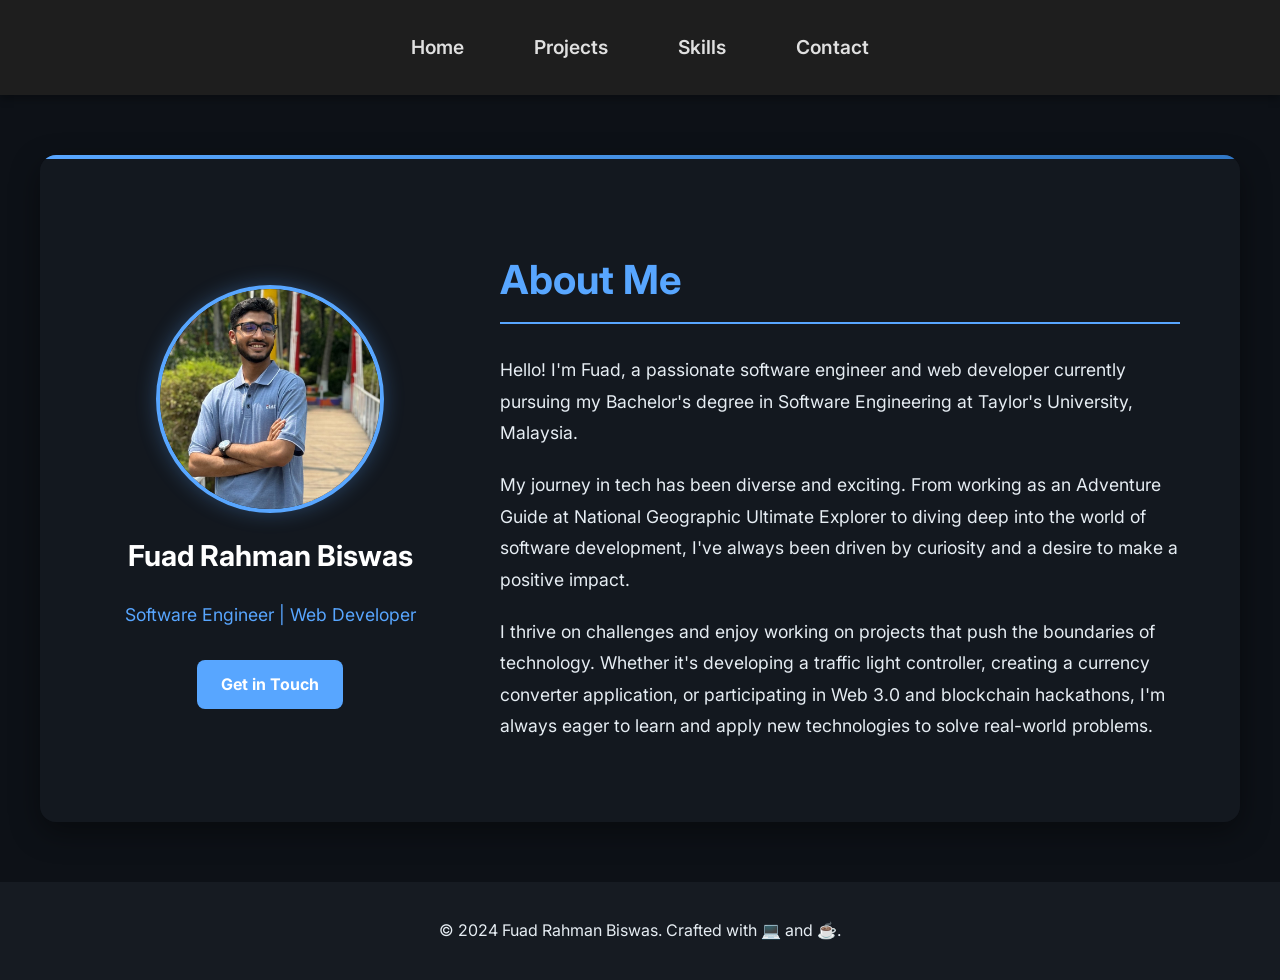
<file: about.html>
<!DOCTYPE html>
<html lang="en">
<head>
    <meta charset="UTF-8">
    <meta name="viewport" content="width=device-width, initial-scale=1.0">
    <title>About Me - Fuad Rahman Biswas</title>
    <link href="https://fonts.googleapis.com/css2?family=Inter:wght@300;400;600;700&display=swap" rel="stylesheet">
    <link rel="apple-touch-icon" sizes="180x180" href="/images/apple-touch-icon.png">
    <link rel="icon" type="image/png" sizes="32x32" href="/images/favicon-32x32.png">
    <link rel="icon" type="image/png" sizes="16x16" href="/images/favicon-16x16.png">
    <link rel="manifest" href="/site.webmanifest">
    <style>
        /* General Styles */
:root {
    --bg-color: #0d1117;
    --header-bg: #161b22;
    --text-color: #e6edf3;
    --accent-color: #58a6ff;
    --secondary-color: #30363d;
}

body {
    font-family: 'Inter', sans-serif;
    margin: 0;
    padding: 0;
    background: var(--bg-color);
    color: var(--text-color);
    line-height: 1.6;
    min-height: 100vh;
    display: flex;
    flex-direction: column;
    width: 100%;
    overflow-x: hidden; /* Prevent horizontal scrolling */
}

/* Header Styles */
header {
    background: #1e1e1e; /* Darker gray background for the header */
    color: #e0e0e0;
    padding: 2rem 0;
    text-align: center;
    width: 100%;
    z-index: 1000;
    box-shadow: 0 4px 8px rgba(0, 0, 0, 0.3);
    box-sizing: border-box; /* Include padding in the width calculation */
}

nav ul {
    list-style: none;
    display: flex;
    justify-content: center;
    padding: 0;
    margin: 0;
}

nav ul li {
    margin: 0 15px;
}

nav ul li a {
    color: #e0e0e0;
    text-decoration: none;
    font-weight: 600;
    padding: 10px 20px;
    transition: background 0.3s, color 0.3s;
    font-size: 1.2em;
}

header nav ul li a:hover {
    color: #58a6ff;
    background: rgba(255, 255, 255, 0.3);
    border-radius: 5px;
}

header nav ul li a.active {
    color: #58a6ff;
    border-radius: 5px;
}

/* Main Content Styles */
main {
    flex: 1;
    padding: 60px 20px;
    max-width: 1200px;
    margin: 0 auto;
    width: 100%;
}

.about-me {
    display: grid;
    grid-template-columns: 1fr 2fr;
    gap: 60px;
    background: rgba(22, 27, 34, 0.8);
    border-radius: 16px;
    padding: 60px;
    box-shadow: 0 10px 30px rgba(0, 0, 0, 0.4);
    position: relative;
    overflow: hidden;
    backdrop-filter: blur(10px);
}

.about-me::before {
    content: '';
    position: absolute;
    top: 0;
    left: 0;
    right: 0;
    height: 4px;
    background: linear-gradient(90deg, var(--accent-color), #3178c6);
}

.profile-section {
    display: flex;
    flex-direction: column;
    align-items: center;
    justify-content: flex-start;
    padding-top: 40px;
}

.profile-pic {
    margin-top: 30px;
    width: 220px;
    height: 220px;
    border-radius: 50%;
    object-fit: cover;
    border: 4px solid var(--accent-color);
    box-shadow: 0 0 20px rgba(88, 166, 255, 0.3);
    transition: transform 0.3s ease, box-shadow 0.3s ease;
}

.profile-pic:hover {
    transform: scale(1.05);
    box-shadow: 0 0 30px rgba(88, 166, 255, 0.5);
}

.profile-section h2 {
    margin-top: 20px;
    color: #ffffff;
    font-size: 1.8em;
    margin-bottom: 5px;
}

.profile-section p {
    color: var(--accent-color);
    margin-bottom: 10px;
    font-size: 1.1em;
}

.content-section h1 {
    font-size: 2.5em;
    margin-bottom: 30px;
    color: var(--accent-color);
    border-bottom: 2px solid var(--accent-color);
    padding-bottom: 10px;
    position: relative;
}

.content-section h1::after {
    content: '';
    position: absolute;
    bottom: -2px;
    left: 0;
    width: 50px;
    height: 2px;
    background: var(--accent-color);
}

.content-section p {
    font-size: 1.1em;
    margin-bottom: 20px;
    line-height: 1.8;
}

.cta-button {
    display: inline-block;
    background: var(--accent-color);
    color: #ffffff;
    padding: 12px 24px;
    border-radius: 8px;
    text-decoration: none;
    font-weight: bold;
    transition: background 0.3s ease, transform 0.3s ease;
    margin-top: 20px;
}

.cta-button:hover {
    background: #3178c6;
    transform: translateY(-2px);
}

/* Footer Styles */
footer {
    background: var(--header-bg);
    color: var(--text-color);
    text-align: center;
    padding: 20px;
    margin-top: auto;
}

/* Tablets (768px - 1024px) */
@media screen and (max-width: 1024px) {
    header {
        padding: 20px;
    }

    nav ul {
        gap: 10px;
    }

    nav ul li a {
        font-size: 16px;
    }
}

/* Mobile (max-width: 768px) */
@media screen and (max-width: 768px) {
     /* Extra adjustments for body if needed */
    body {
        margin: 0;
        padding: 0;
    }
    
    header {
        padding: 15px;
        display: flex;
        flex-direction: row;
        justify-content: space-between;
        align-items: center; /* Align items in header */
        text-align: center; /* Center header text */
    }

    nav ul {
        flex-direction: row;
        gap: 10px;
        width: 100%;
        justify-content: flex-end;
        padding: 0;
        margin: 0;
    }

    nav ul li a {
        font-size: 14px;
        padding: 10px;
    }

    .about-me {
        grid-template-columns: 1fr;
        padding: 40px;
    }

    .profile-section {
        padding-top: 0;
        text-align: center;
    }

    .profile-pic {
        width: 180px;
        height: 180px;
    }

    .content-section h1 {
        font-size: 2em;
    }

    .cta-button {
        font-size: 0.9rem;
        padding: 8px 16px;
    }

    footer {
        padding: 15px;
        margin: 0;
        font-size: 14px;
        text-align: center;
        width: 100%;
        box-sizing: border-box;
    }
}

/* Smaller phones (max-width: 480px) */
@media screen and (max-width: 480px) {
    header {
        padding: 10px;
        flex-direction: row;
        align-items: center;
    }

    nav ul {
        flex-direction: row;
        gap: 5px;
        width: 100%;
        justify-content: center;
    }

    nav ul li {
        margin: 0;
    }

    nav ul li a {
        font-size: 12px;
        padding: 8px;
    }

    .about-me {
        padding: 20px;
    }

    .profile-pic {
        width: 150px;
        height: 150px;
    }

    .content-section h1 {
        font-size: 1.8em;
    }

    .cta-button {
        font-size: 0.8rem;
        padding: 6px 12px;
    }

    footer {
        padding: 10px;
        font-size: 12px;
        text-align: center;
        width: 100%;
        box-sizing: border-box;
    }
}

    </style>
</head>
<body>
    <header>
        <nav>
            <ul>
                <li><a href="index.html">Home</a></li>
                <li><a href="projects.html">Projects</a></li>
                <li><a href="skills.html">Skills</a></li>
                <li><a href="contact.html">Contact</a></li>
            </ul>
        </nav>
    </header>

    <main>
        <section class="about-me">
            <div class="profile-section">
                <img src="\images\Profile-Pic.jpeg" alt="Fuad Rahman Biswas" class="profile-pic">
                <h2>Fuad Rahman Biswas</h2>
                <p>Software Engineer | Web Developer</p>
                <a href="contact.html" class="cta-button">Get in Touch</a>
            </div>
            <div class="content-section">
                <h1>About Me</h1>
                <p>Hello! I'm Fuad, a passionate software engineer and web developer currently pursuing my Bachelor's degree in Software Engineering at Taylor's University, Malaysia.</p>
                <p>My journey in tech has been diverse and exciting. From working as an Adventure Guide at National Geographic Ultimate Explorer to diving deep into the world of software development, I've always been driven by curiosity and a desire to make a positive impact.</p>
                <p>I thrive on challenges and enjoy working on projects that push the boundaries of technology. Whether it's developing a traffic light controller, creating a currency converter application, or participating in Web 3.0 and blockchain hackathons, I'm always eager to learn and apply new technologies to solve real-world problems.</p>
            </div>
        </section>
    </main>

    <footer>
        <p>&copy; 2024 Fuad Rahman Biswas. Crafted with 💻 and ☕.</p>
    </footer>
</body>
</html>
</file>
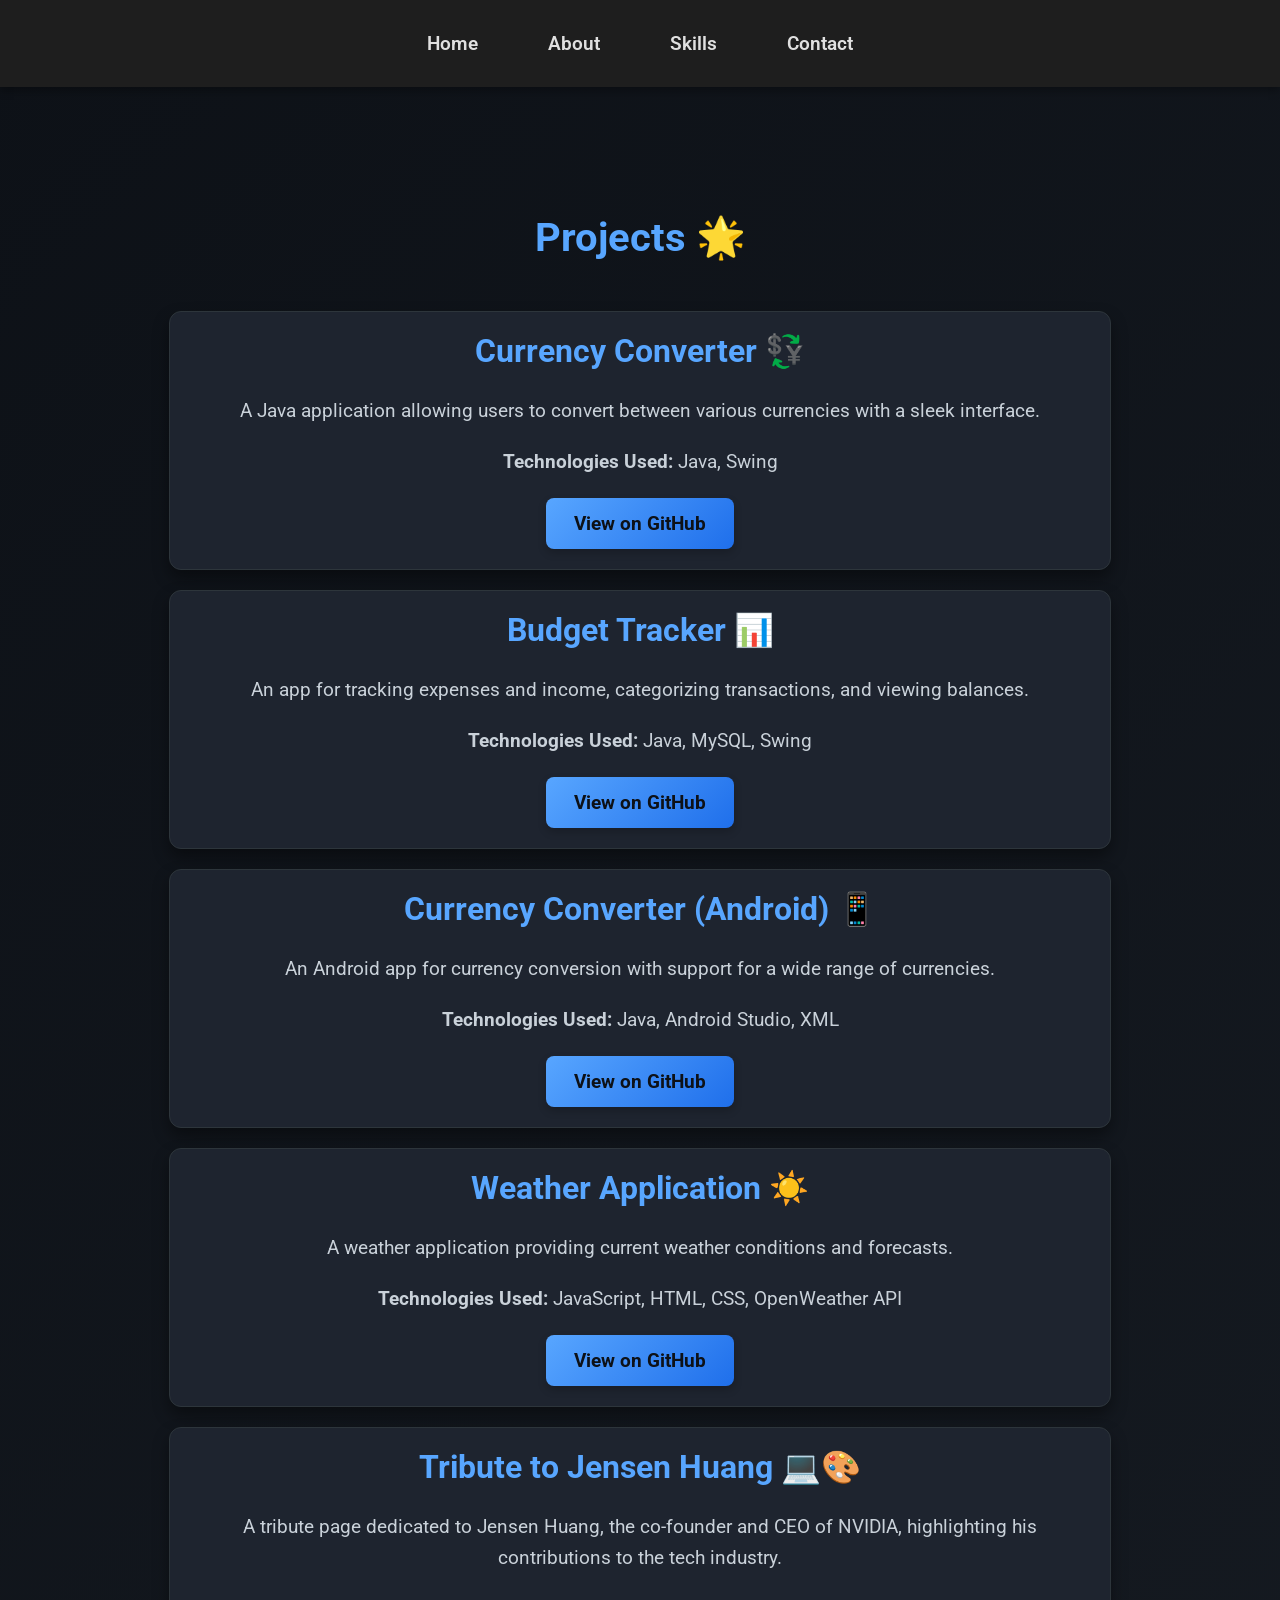
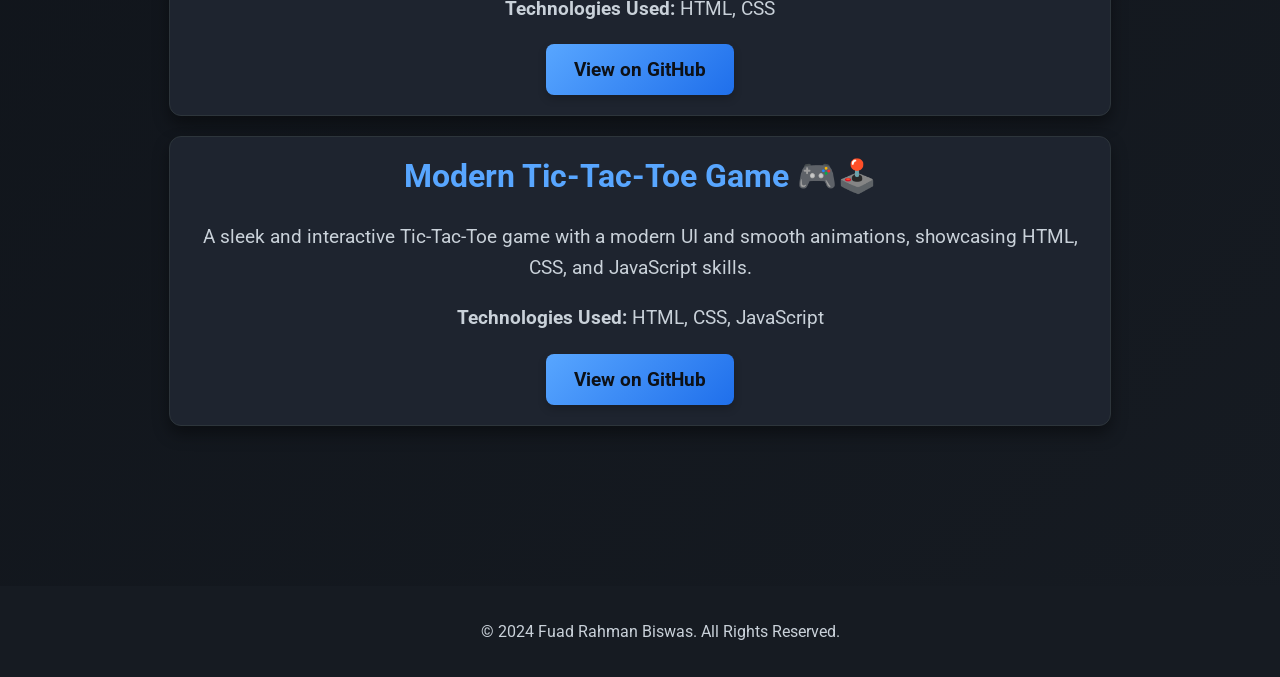
<file: projects.html>
<!DOCTYPE html>
<html lang="en">
<head>
    <meta charset="UTF-8">
    <meta name="viewport" content="width=device-width, initial-scale=1.0">
    <title>Projects - Fuad Rahman Biswas</title>
    <link href="https://fonts.googleapis.com/css2?family=Roboto:wght@400;700&display=swap" rel="stylesheet">
    <link rel="apple-touch-icon" sizes="180x180" href="/images/apple-touch-icon.png">
    <link rel="icon" type="image/png" sizes="32x32" href="/images/favicon-32x32.png">
    <link rel="icon" type="image/png" sizes="16x16" href="/images/favicon-16x16.png">
    <link rel="manifest" href="/site.webmanifest">
    <style>
        /* General Styles */
        body {
            font-family: 'Roboto', sans-serif;
            margin: 0;
            padding: 0;
            background: linear-gradient(135deg, #0d1117, #161b22);
            color: #c9d1d9;
            scroll-behavior: smooth;
        }

        header {
            background: #1e1e1e; /* Darker gray background for the header */
            color: #e0e0e0;
            padding: 2rem 0;
            text-align: center;
            width: 100%;
            z-index: 1000;
            box-shadow: 0 4px 8px rgba(0, 0, 0, 0.3);
        }

        nav ul {
            list-style: none;
            display: flex;
            justify-content: center;
            padding: 0;
            margin: 0;
            width: 100%; /* Ensure ul takes full width */
        }

        nav ul li {
            margin: 0 15px;
        }

        nav ul li a {
            color: #e0e0e0;
            text-decoration: none;
            font-weight: 600;
            padding: 10px 20px;
            transition: background 0.3s, color 0.3s;
            font-size: 1.2em;
        }

        header nav ul li a:hover {
            color: #58a6ff;
            background: rgba(255, 255, 255, 0.3);
            border-radius: 5px;
        }

        header nav ul li a.active {
            color: #58a6ff;
            border-radius: 5px;
        }

        main {
            padding: 100px 20px;
            max-width: 1200px; /* Increased max-width for wider content */
            margin: 0 auto;
             padding-top: 100px; /* Ensure this matches the header height */
        }

        h1 {
            text-align: center;
            color: #58a6ff;
            margin-bottom: 50px;
            font-size: 2.5em;
            font-weight: 700;
        }

       /* Single column layout for project items */
        .project-item {
            background: #1e242f;
            padding: 20px; /* Adjusted padding for content */
            margin: 20px auto; /* Added margin to create space between project items and centered horizontally */
            border-radius: 12px;
            box-shadow: 0 8px 16px rgba(0, 0, 0, 0.4);
            text-align: center; /* Center text inside the project item */
            transition: background-color 0.3s, box-shadow 0.3s, transform 0.3s, border 0.3s;
            border: 1px solid #2d353b;
            width: 90%; /* Adjusted width to ensure items don't touch edges */
            max-width: 900px; /* Maximum width for project items */
        }


        .project-item:hover {
            background: #2d353b;
            box-shadow: 0 12px 24px rgba(0, 0, 0, 0.6);
            transform: translateY(-8px);
            border-color: #58a6ff;
        }

        .project-item h2 {
            color: #58a6ff;
            margin-top: 0;
            font-size: 2em;
            font-weight: 700;
        }

        .project-item p {
            color: #c9d1d9;
            font-size: 1.2em;
            line-height: 1.6;
            margin-bottom: 20px;
        }

        /* Style for GitHub button */
        .project-item a.github-button {
            display: inline-block;
            background: linear-gradient(135deg, #58a6ff, #1f6feb);
            color: #0d1117;
            padding: 14px 28px;
            border-radius: 8px;
            text-decoration: none;
            font-weight: bold;
            transition: background 0.3s, color 0.3s, transform 0.3s;
            font-size: 1.2em;
            box-shadow: 0 4px 8px rgba(0, 0, 0, 0.2);
        }

        /* Hover effect for GitHub button */
        .project-item a.github-button:hover {
            background: linear-gradient(135deg, #1f6feb, #58a6ff);
            color: #fff;
            transform: scale(1.05);
        }

        footer {
            text-align: center;
            padding: 20px;
            background: #161b22;
            color: #c9d1d9;
            margin-top: 40px;
        }

        /* Media Queries */

/* Tablets and Small Desktops */
@media (max-width: 1024px) {
    header {
        padding: 1.5rem 0;
    }

    nav ul {
        flex-direction: row;
    }

    nav ul li {
        margin: 0 10px;
    }

    nav ul li a {
        font-size: 1em;
        padding: 8px 16px;
    }

    main {
        padding: 80px 20px;
    }

    h1 {
        font-size: 2em;
    }

    .project-item {
        width: 95%; /* Adjust width for smaller screens */
        max-width: none; /* Remove max-width for better responsiveness */
    }

    .project-item h2 {
        font-size: 1.8em;
    }

    .project-item p {
        font-size: 1em;
    }

    .project-item a.github-button {
        font-size: 1em;
        padding: 12px 24px;
    }
}

/* Stack navigation items vertically on smaller screens */
@media (max-width: 768px) {
    header nav ul {
        display: flex;
        flex-direction: row; /* Stack navigation items vertically */
        align-items: center; /* Center the items horizontally */
        width: 100%;
        padding: 0; /* Remove default padding */
        margin: 0; /* Remove default margin */
    }

    nav ul li {
        margin: 10px 0; /* Adjust vertical spacing between items */
    }

    nav ul li a {
        font-size: 1em; /* Adjust font size for smaller screens */
        padding: 8px 16px; /* Adjust padding for smaller screens */
    }

    main {
        padding: 80px 10px; /* Adjust padding for smaller screens */
    }

    h1 {
        font-size: 2em; /* Adjust font size for the main heading */
        margin-bottom: 30px; /* Adjust margin-bottom for the main heading */
    }

    .project-item {
        width: 100%; /* Full width for project items on smaller screens */
        padding: 15px; /* Adjust padding for project items */
    }

    .project-item h2 {
        font-size: 1.5em; /* Adjust font size for project item titles */
    }

    .project-item p {
        font-size: 1em; /* Adjust font size for project item descriptions */
    }
}

/* Ensure footer contents are centered */
footer {
    text-align: center; /* Center align footer contents */
    padding: 20px;
    width: 100%;
    background: #161b22;
    color: #c9d1d9;
    margin-top: 40px;
}

/* Additional mobile adjustments for very small screens */
@media (max-width: 480px) {
    h1 {
        font-size: 1.8em; /* Further reduce font size for very small screens */
        margin-bottom: 20px; /* Further adjust margin-bottom for the main heading */
    }

    .project-item h2 {
        font-size: 1.3em; /* Further reduce font size for project item titles */
    }

    .project-item p {
        font-size: 0.9em; /* Further reduce font size for project item descriptions */
    }

    header nav ul li {
        margin: 8px 0; /* Further adjust vertical spacing between items */
    }
}

    </style>
</head>
<body>
    <header>
        <nav>
            <ul>
                <li><a href="index.html">Home</a></li>
                <li><a href="about.html">About</a></li>
                <li><a href="skills.html">Skills</a></li>
                <li><a href="contact.html">Contact</a></li>
            </ul>
        </nav>
    </header>

    <main>
        <h1>Projects 🌟</h1>

        <div class="project-item">
            <h2>Currency Converter 💱</h2>
            <p>A Java application allowing users to convert between various currencies with a sleek interface.</p>
            <p><strong>Technologies Used:</strong> Java, Swing</p>
            <a href="https://github.com/fuad-rahman-biswas/Currency-Converter" class="github-button" target="_blank">View on GitHub</a>
        </div>

        <div class="project-item">
            <h2>Budget Tracker 📊</h2>
            <p>An app for tracking expenses and income, categorizing transactions, and viewing balances.</p>
            <p><strong>Technologies Used:</strong> Java, MySQL, Swing</p>
            <a href="https://github.com/fuad-rahman-biswas/budget-tracker" class="github-button" target="_blank">View on GitHub</a>
        </div>

        <div class="project-item">
            <h2>Currency Converter (Android) 📱</h2>
            <p>An Android app for currency conversion with support for a wide range of currencies.</p>
            <p><strong>Technologies Used:</strong> Java, Android Studio, XML</p>
            <a href="https://github.com/fuad-rahman-biswas/currency-converter-android" class="github-button" target="_blank">View on GitHub</a>
        </div>

        <div class="project-item">
            <h2>Weather Application ☀️</h2>
            <p>A weather application providing current weather conditions and forecasts.</p>
            <p><strong>Technologies Used:</strong> JavaScript, HTML, CSS, OpenWeather API</p>
            <a href="https://github.com/fuad-rahman-biswas/weather-app" class="github-button" target="_blank">View on GitHub</a>
        </div>

        <div class="project-item">
            <h2>Tribute to Jensen Huang 💻🎨</h2>
            <p>A tribute page dedicated to Jensen Huang, the co-founder and CEO of NVIDIA, highlighting his contributions to the tech industry.</p>
            <p><strong>Technologies Used:</strong> HTML, CSS</p>
            <a href="https://github.com/fuad-rahman-biswas/jensen-huang-tribute" class="github-button" target="_blank">View on GitHub</a>
        </div>

        <div class="project-item">
            <h2>Modern Tic-Tac-Toe Game 🎮🕹️</h2>
            <p>A sleek and interactive Tic-Tac-Toe game with a modern UI and smooth animations, showcasing HTML, CSS, and JavaScript skills.</p>
            <p><strong>Technologies Used:</strong> HTML, CSS, JavaScript</p>
            <a href="https://github.com/fuad-rahman-biswas/tic-tac-toe" class="github-button" target="_blank">View on GitHub</a>
        </div>
    </main>

    <footer>
        <p>&copy; 2024 Fuad Rahman Biswas. All Rights Reserved.</p>
    </footer>
</body>
</html>
</file>
